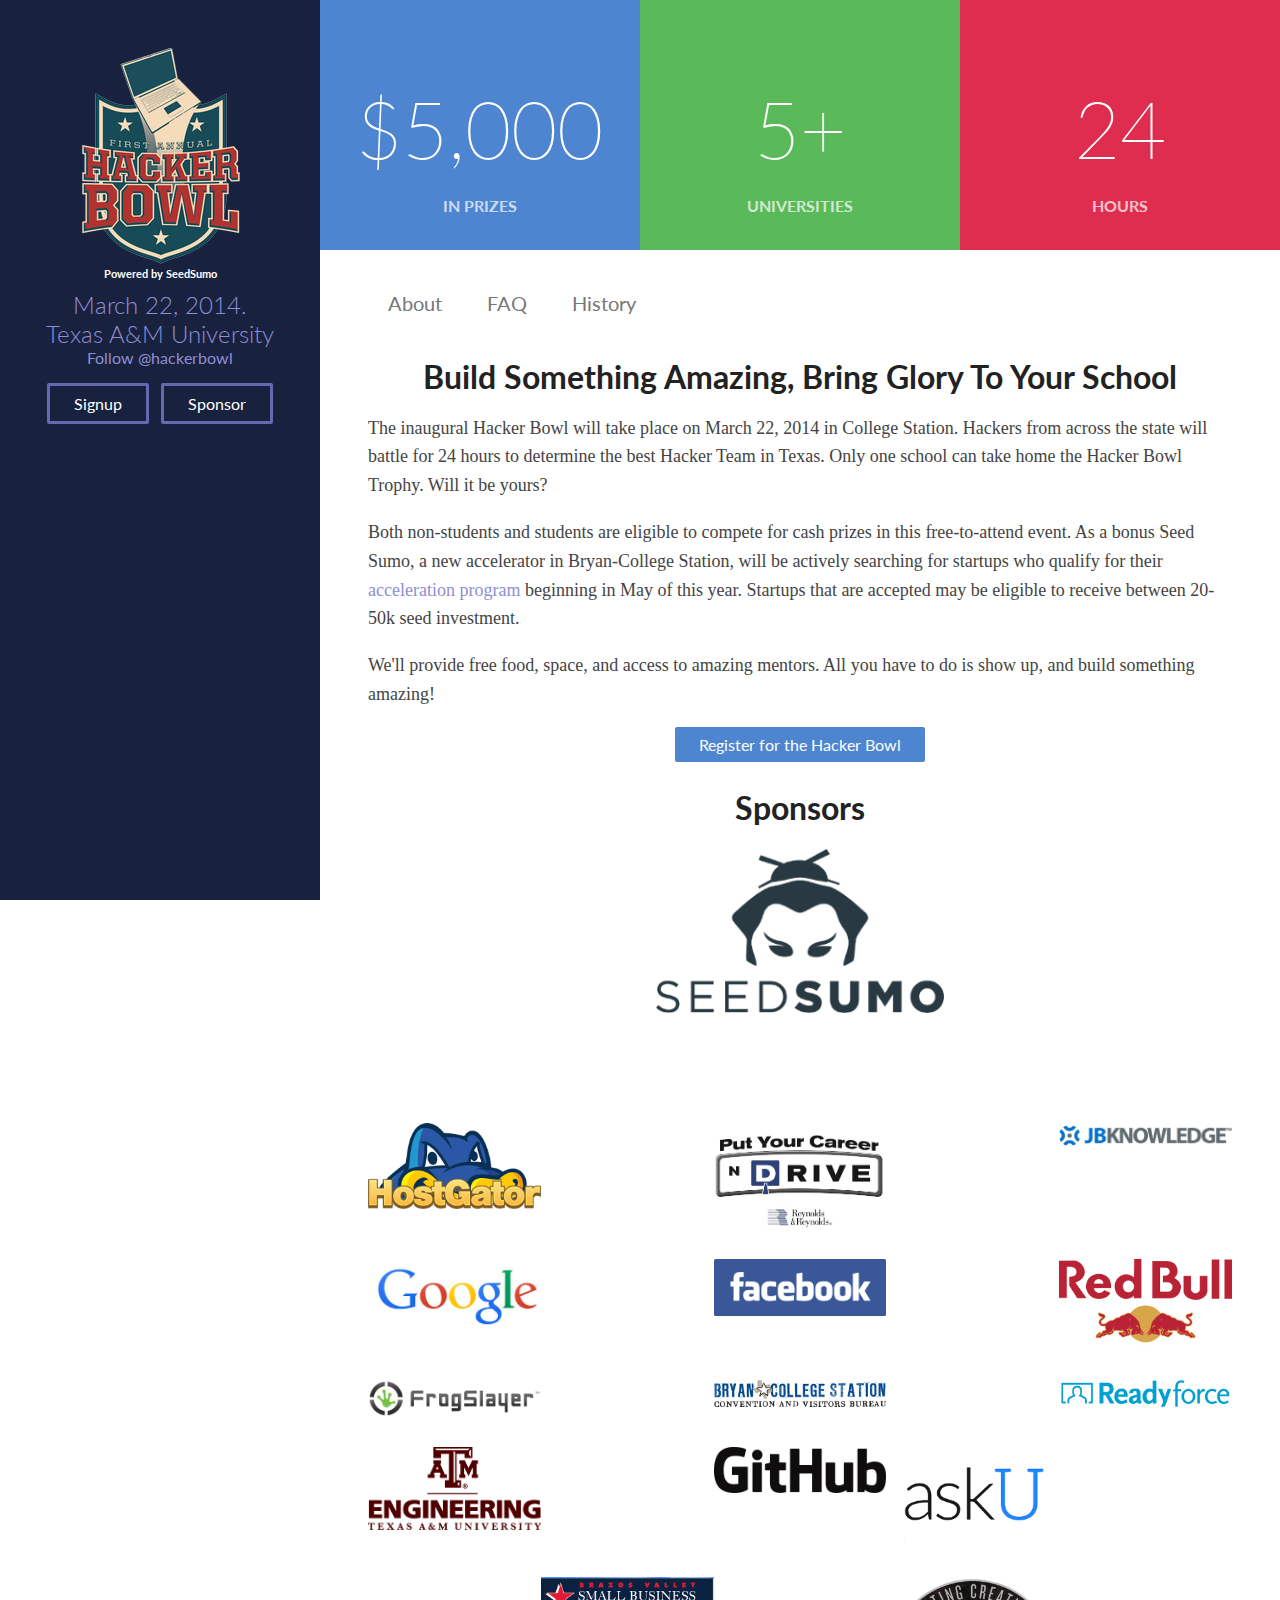
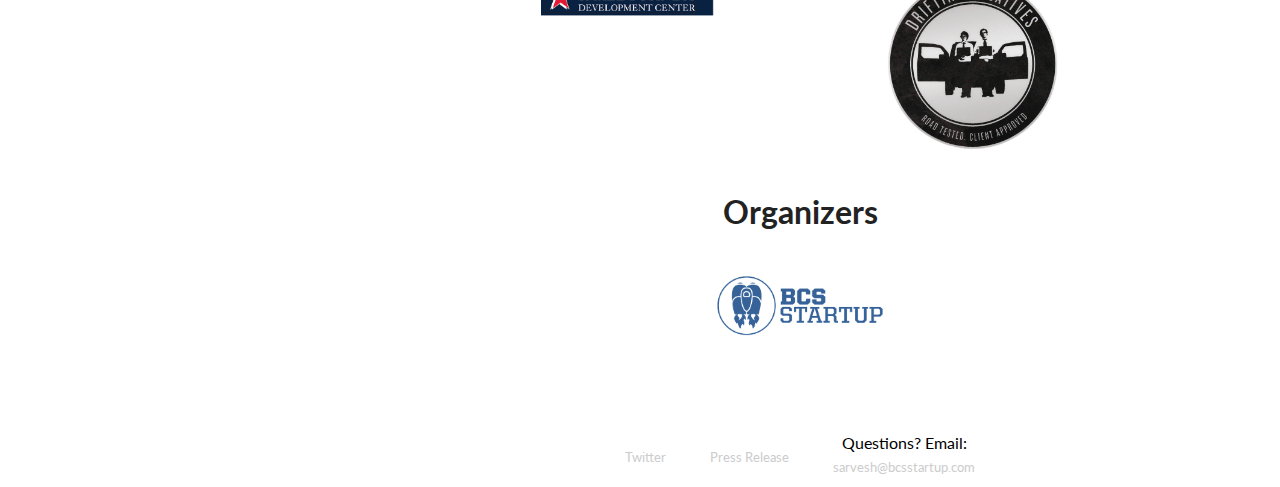
<file: index.html>
<!DOCTYPE html>
<html class="no-js">
  <head>
    <meta charset="utf-8">
    <meta http-equiv="X-UA-Compatible" content="IE=edge">
    <title>HackerBowl</title>
    <meta name="description" content="">
    <meta name="viewport" content="width=device-width, initial-scale=1">

    <!-- Place favicon.ico and apple-touch-icon(s) in the root directory -->
    <link href='http://fonts.googleapis.com/css?family=Lato:300,400,700' rel='stylesheet' type='text/css'>
    <link rel="stylesheet" href="pure-min.css">
    <link rel="stylesheet" href="hackerbowl.css">
  </head>
  <body>
    <!--[if lt IE 8]>
      <p class="browsehappy">You are using an <strong>outdated</strong> browser. Please <a href="http://browsehappy.com/">upgrade your browser</a> to improve your experience.</p>
    <![endif]-->

    <div class="pure-g-r" id="layout">
      <div class="sidebar pure-u">
        <header class="header">
			<a class="title-link" href="index.html"><img src="hackerbowl-logo.png" alt="HackerBowl"/></a>
          <hgroup>
            <!--<a class="title-link" href="index.html"><h1 class="brand-title">Hacker Bowl</h1></a>-->
            <h6 class="title-tagline">Powered by SeedSumo </h6>
            <h2 class="brand-tagline">March 22, 2014.</h2>
            <h2 class="brand-tagline">Texas A&amp;M University</h2>
          </hgroup>
          <a href="https://twitter.com/hackerbowl" class="twitter-follow-button" data-show-count="false" data-lang="en">Follow @hackerbowl</a>

          <nav class="nav">
            <ul class="nav-list">
              <li class="nav-item">
                <a class="pure-button" href="signup.html">Signup</a>
              </li>
              <li class="nav-item"> </li>
              <li class="nav-item"> </li>
              <li class="nav-item">
                <a class="pure-button" href="Hackerbowl-Sponsorship.pdf">Sponsor</a>
              </li>
            </ul>
          </nav>
        </header>

      </div>


      <div class="pure-u-1">
        <div class="pure-g-r header-squares">
          <div class="pure-u-1-3">
            <h1>$5,000</h1>
            <span>In Prizes</span>
          </div>
          <div class="pure-u-1-3">
            <h1>5+</h1>
            <span>Universities</span>
          </div>
          <div class="pure-u-1-3">
            <h1>24</h1>
            <span>Hours</span>
          </div>
        </div>

        <div class="content">
         <div class="pure-menu pure-menu-horizontal pure-menu-open nav-bar">
              <ul>
                <li><a href="index.html">About</a></li>
                <li><a href="faq.html">FAQ</a></li>
                <li><a href="history.html">History</a></li>
              </ul>
          </div>
          <!-- A wrapper for all the blog posts -->
          <div class="posts">
            <!-- A single blog post -->
            <section class="post">
              <header class="post-header">
                <h2 class="post-title" style="text-align: center;">Build Something Amazing, Bring Glory To Your School </h2>
              </header>

              <div class="post-description">
                <p>
                  The inaugural Hacker Bowl will take place on March 22, 2014 in College Station. Hackers from across the state will battle for 24 hours to determine the best Hacker Team in Texas. Only one school can take home the Hacker Bowl Trophy. Will it be yours? 
                <p>
                  Both non-students and students are eligible to compete for cash prizes in this free-to-attend event. As a bonus Seed Sumo, a new accelerator in Bryan-College Station, will be actively searching for startups who qualify for their <a href="http://seedsumo.com/accelerator">acceleration program</a> beginning in May of this year. Startups that are accepted may be eligible to receive between 20-50k seed investment.
                </p>
                <p>
                  We'll provide free food, space, and access to amazing mentors. All you have to do is show up, and build something amazing!
                </p>
                <div class="front-page-register-button">
                  <a id="register-button" class="pure-button" href="signup.html">Register for the Hacker Bowl</a>
                </div>
              </div>

            <section class="post">
              <header class="post-header">
                <h2 class="post-title" style="text-align: center;">Sponsors</h2>
              </header>

              <div class="post-description sponsor-logo-grid">
                <div class ="pure-g-r king-sponsor-row">
                  <div class="pure-u-1-3 sponsor-box">
                  </div>
                  <a href="http://seedsumo.com" class="pure-u-1-3">
                    <img class="sponsor-logo" style="margin-top:0px; margin-bottom: 50px;" src="seed-sumo-logo.png" alt="SeedSumo"/>
                  </a>
                  <div class="pure-u-1-3 sponsor-box">
                  </div>
                </div>

                <div class="pure-g-r" >
                  <a href="http://hostgator.com" class="pure-u-1-5 sponsor-box">
                    <img class="sponsor-logo" src="hostgator-logo.png" alt="HostGator"/>
                  </a>
                  <div class="pure-u-1-5 sponsor-box">
                  </div>
                  <a href="http://www.reyrey.com/" class="pure-u-1-5 sponsor-box">
                    <img class="sponsor-logo" src="reyrey-logo.jpg" alt="Reynolds and Reynolds"/>
                  </a>
                  </a>
                  <div class="pure-u-1-5 sponsor-box">
                  </div>
                  <a href="http://www.jbknowledge.com/" class="pure-u-1-5 sponsor-box">
                   <img class="sponsor-logo" src="jbknowledge-logo.png" alt="JB Knowledge"/>
                  </a>
                </div>


                <div class="pure-g-r" >
                  <a href="https://www.google.com/" class="pure-u-1-5 sponsor-box">
                   <img class="sponsor-logo" src="google-logo.jpg" alt="Google"/>
                  </a>

                  <div class="pure-u-1-5">
                  </div>

                  <a href="https://www.facebook.com/" class="pure-u-1-5 sponsor-box">
                   <img class="sponsor-logo" src="facebook-logo.png" alt="Facebook"/>
                  </a>

                  <div class="pure-u-1-5 sponsor-box">
                  </div>

                   <a href="http://redbull.com" class="pure-u-1-5 sponsor-box">
                   <img class="sponsor-logo" src="red-bull-logo.jpg" alt="Red Bull"/>
                  </a>
                </div>

                <div class="pure-g-r" >
                  <a href="http://frogslayer.com" class="pure-u-1-5 sponsor-box">
                    <img class="sponsor-logo" src="frog-slayer-logo.png" alt="FrogSlayer"/>
                  </a>
                 <div class="pure-u-1-5 sponsor-box">
                 </div>
                <a href="http://www.visitaggieland.com/" class="pure-u-1-5 sponsor-box">
                    <img class="sponsor-logo" src="bcs-visitors-logo.jpg" alt="Bryan College Station Convention and Visitors Bureau"/>
                  </a>
                 <div class="pure-u-1-5 sponsor-box">
                 </div>
                 <a href="http://www.readyforce.com/" class="pure-u-1-5 sponsor-box">
                   <img class="sponsor-logo" src="readyforce-logo.png" alt="Readyforce"/>
                  </a>
                </div>
                
                <div class="pure-g-r" >
                 <a href="http://engineering.tamu.edu/" class="pure-u-1-5 sponsor-box">
                    <img class="sponsor-logo" src="tamu-engineering-logo.png" alt="Texas A&amp;M Engineering"/>
                   </a>

                    <div class="pure-u-1-5">
                    </div>

                    <a href="https://www.github.com/" class="pure-u-1-5 sponsor-box">
                    <img class="sponsor-logo" src="github-logo.png" alt="Github"/>

                    <div class="pure-u-1-5">
          	        </div>

                    <a href="http://askags.com" class="pure-u-1-5 sponsor-box">
                    <img class="sponsor-logo" src="AskU.png" alt="AskU"/>
                   </a>
                </div>

                <div class="pure-g-r">
                 <div class="pure-u-1-5">
                 </div>
                 <a href="http://www.brazosvalley.sbdcnetwork.net/brazosvalley/default.asp" class="pure-u-1-5 sponsor-box">
                  <img class="sponsor-logo" src="bvsbdc-logo.png" alt="Brazos Valley SBDC"/>
                 </a>
                 <div class="pure-u-1-5">
                 </div>
                 <a href="http://driftingcreatives.com" class="pure-u-1-5 sponsor-box">
                  <img class="sponsor-logo" src="drifting-creatives-logo.png" alt="Drifting Creatives"/>
                 </a>
                  <div class="pure-u-1-5">
                 </div>
                </div>

              </div>
              <header class="post-header organizer-header">
                <h2 class="post-title" style="text-align: center;">Organizers</h2>
              </header>

              <div class="pure-g-r">

               <div class="pure-u-1-5">
                </div>

                 <div class="pure-u-1-5">
                </div>

                <a href="http://bcsstartup.com" class="pure-u-1-5 sponsor-box">
                  <img class="sponsor-logo" src="BCS-Startup.png" alt="BCS Startup"/>
                </a>

                <div class="pure-u-1-5">
                </div>

                <!--<a href="http://tacs.cse.tamu.edu/" class="pure-u-1-5 sponsor-box">
                  <img class="sponsor-logo" src="tacs-logo.png" alt="Texas A&M Computing Society"/>
                </a> -->
                <div class="pure-u-1-5">
                </div>

              </div>
            </section>

          </div>

          <footer class="footer">
            <div class="pure-menu pure-menu-horizontal pure-menu-open">
              <ul>
                <li><a href="http://twitter.com/HackerBowl/">Twitter</a></li>
                <li><a href="press.html">Press Release</a></li>
                <li> Questions? Email: <a href="mailto:sarvesh@bcsstartup.com?Subject=Hackerbowl 2014" target="_top">sarvesh@bcsstartup.com</a></li>
			  </ul>
            </div>
          </footer>
        </div>
      </div>
    </div>

    <script src="//ajax.googleapis.com/ajax/libs/jquery/1.10.2/jquery.min.js"></script>

    <!-- Google Analytics: change UA-XXXXX-X to be your site's ID. -->
    <script>
      (function(b,o,i,l,e,r){b.GoogleAnalyticsObject=l;b[l]||(b[l]=
      function(){(b[l].q=b[l].q||[]).push(arguments)});b[l].l=+new Date;
      e=o.createElement(i);r=o.getElementsByTagName(i)[0];
      e.src='//www.google-analytics.com/analytics.js';
      r.parentNode.insertBefore(e,r)}(window,document,'script','ga'));
      ga('create','UA-XXXXX-X');ga('send','pageview');
    </script>

    <!-- Twitter Follow Button Script -->
    <script>!function(d,s,id){var js,fjs=d.getElementsByTagName(s)[0];if(!d.getElementById(id)){js=d.createElement(s);js.id=id;js.src="//platform.twitter.com/widgets.js";fjs.parentNode.insertBefore(js,fjs);}}(document,"script","twitter-wjs");
    </script>
  </body>
</html>
</file>
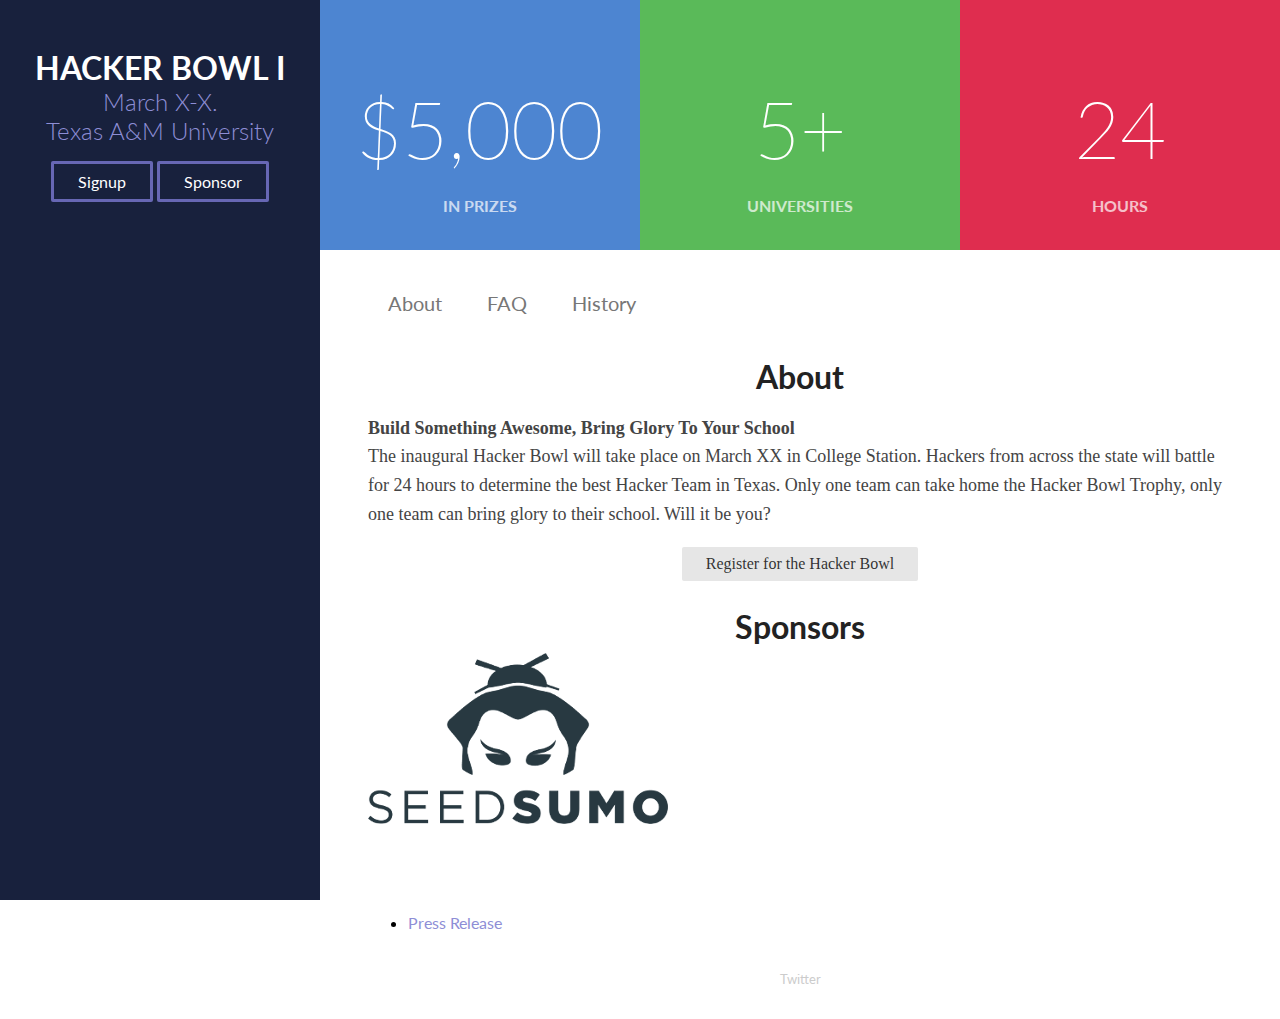
<file: about.html>
<!DOCTYPE html>
<html class="no-js">
  <head>
    <meta charset="utf-8">
    <meta http-equiv="X-UA-Compatible" content="IE=edge">
    <title>HackerBowl</title>
    <meta name="description" content="">
    <meta name="viewport" content="width=device-width, initial-scale=1">

    <!-- Place favicon.ico and apple-touch-icon(s) in the root directory -->
    <link href='http://fonts.googleapis.com/css?family=Lato:300,400,700' rel='stylesheet' type='text/css'>
    <link rel="stylesheet" href="pure-min.css">
    <link rel="stylesheet" href="hackerbowl.css">
  </head>
  <body>
    <!--[if lt IE 8]>
      <p class="browsehappy">You are using an <strong>outdated</strong> browser. Please <a href="http://browsehappy.com/">upgrade your browser</a> to improve your experience.</p>
    <![endif]-->

    <div class="pure-g-r" id="layout">
      <div class="sidebar pure-u">
        <header class="header">
          <hgroup>
            <h1 class="brand-title">Hacker Bowl I</h1>
            <h2 class="brand-tagline">March X-X.</h2>
            <h2 class="brand-tagline">Texas A&M University</h2>
          </hgroup>

          <nav class="nav">
            <ul class="nav-list">
              <li class="nav-item">
                <a class="pure-button" href="#">Signup</a>
              </li>
              <li class="nav-item">
                <a class="pure-button" href="Hackerbowl-Sponsorship.pdf">Sponsor</a>
              </li>
            </ul>
          </nav>
        </header>
      </div>

      <div class="pure-u-1">
        <div class="pure-g-r header-squares">
          <div class="pure-u-1-3">
            <h1>$5,000</h1>
            <span>In Prizes</span>
          </div>
          <div class="pure-u-1-3">
            <h1>5+</h1>
            <span>Universities</span>
          </div>
          <div class="pure-u-1-3">
            <h1>24</h1>
            <span>Hours</span>
          </div>
        </div>

        <div class="content">
         <div class="pure-menu pure-menu-horizontal pure-menu-open nav-bar">
              <ul>
                <li><a href="about.html">About</a></li>
                <li><a href="faq.html">FAQ</a></li>
                <li><a href="history.html">History</a></li>
              </ul>
          </div>
          <!-- A wrapper for all the blog posts -->
          <div class="posts">
            <!-- A single blog post -->
            <section class="post">
              <header class="post-header">
                <h2 class="post-title" style="text-align: center;">About</h2>
              </header>

              <div class="post-description">
                <p>
                <strong> Build Something Awesome, Bring Glory To Your School </strong>
                <br/>
                The inaugural Hacker Bowl will take place on March XX in College Station. Hackers from across the state will battle for 24 hours to determine the best Hacker Team in Texas. Only one team can take home the Hacker Bowl Trophy, only one team can bring glory to their school. Will it be you? 
                </p>
                <div class="front-page-register-button">
                  <a class="pure-button" href="#">Register for the Hacker Bowl</a>
                </div>
              </div>

            <section class="post">
              <header class="post-header">
                <h2 class="post-title" style="text-align: center;">Sponsors</h2>
              </header>

              <div class="post-description">
                <!-- Place logos here -->
                <a href="http://seedsumo.com">
                  <img src="seed-sumo-logo.png" alt="Seed Sumo Logo"/>
                </a>
              </div>
            </section>

          </div>

          <ul>
            <li><a href="press.html">Press Release</a></li>
          </ul>

          <footer class="footer">
            <div class="pure-menu pure-menu-horizontal pure-menu-open">
              <ul>
                <li><a href="http://twitter.com/HackerBowl/">Twitter</a>
                </li>
              </ul>
            </div>
          </footer>
        </div>
      </div>
    </div>

    <script src="//ajax.googleapis.com/ajax/libs/jquery/1.10.2/jquery.min.js"></script>

    <!-- Google Analytics: change UA-XXXXX-X to be your site's ID. -->
    <script>
      (function(b,o,i,l,e,r){b.GoogleAnalyticsObject=l;b[l]||(b[l]=
      function(){(b[l].q=b[l].q||[]).push(arguments)});b[l].l=+new Date;
      e=o.createElement(i);r=o.getElementsByTagName(i)[0];
      e.src='//www.google-analytics.com/analytics.js';
      r.parentNode.insertBefore(e,r)}(window,document,'script','ga'));
      ga('create','UA-XXXXX-X');ga('send','pageview');
    </script>
  </body>
</html>
</file>
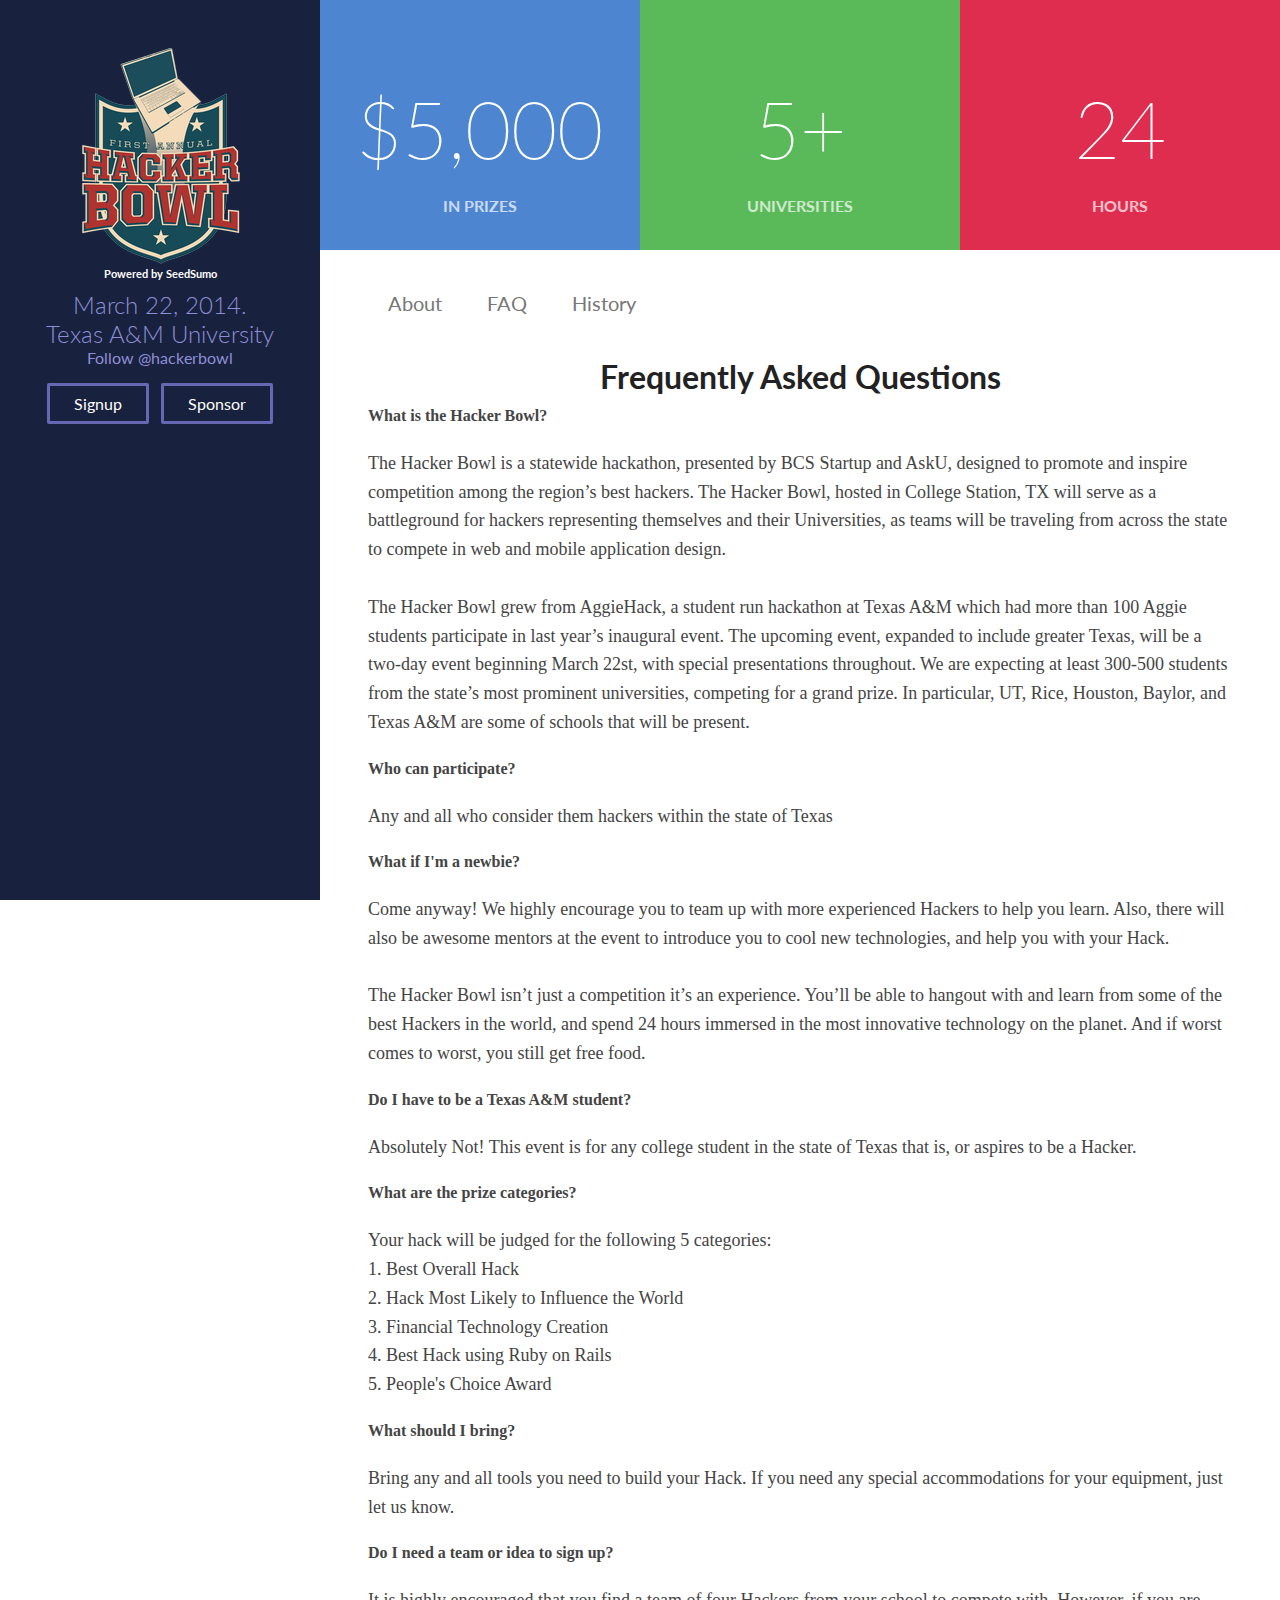
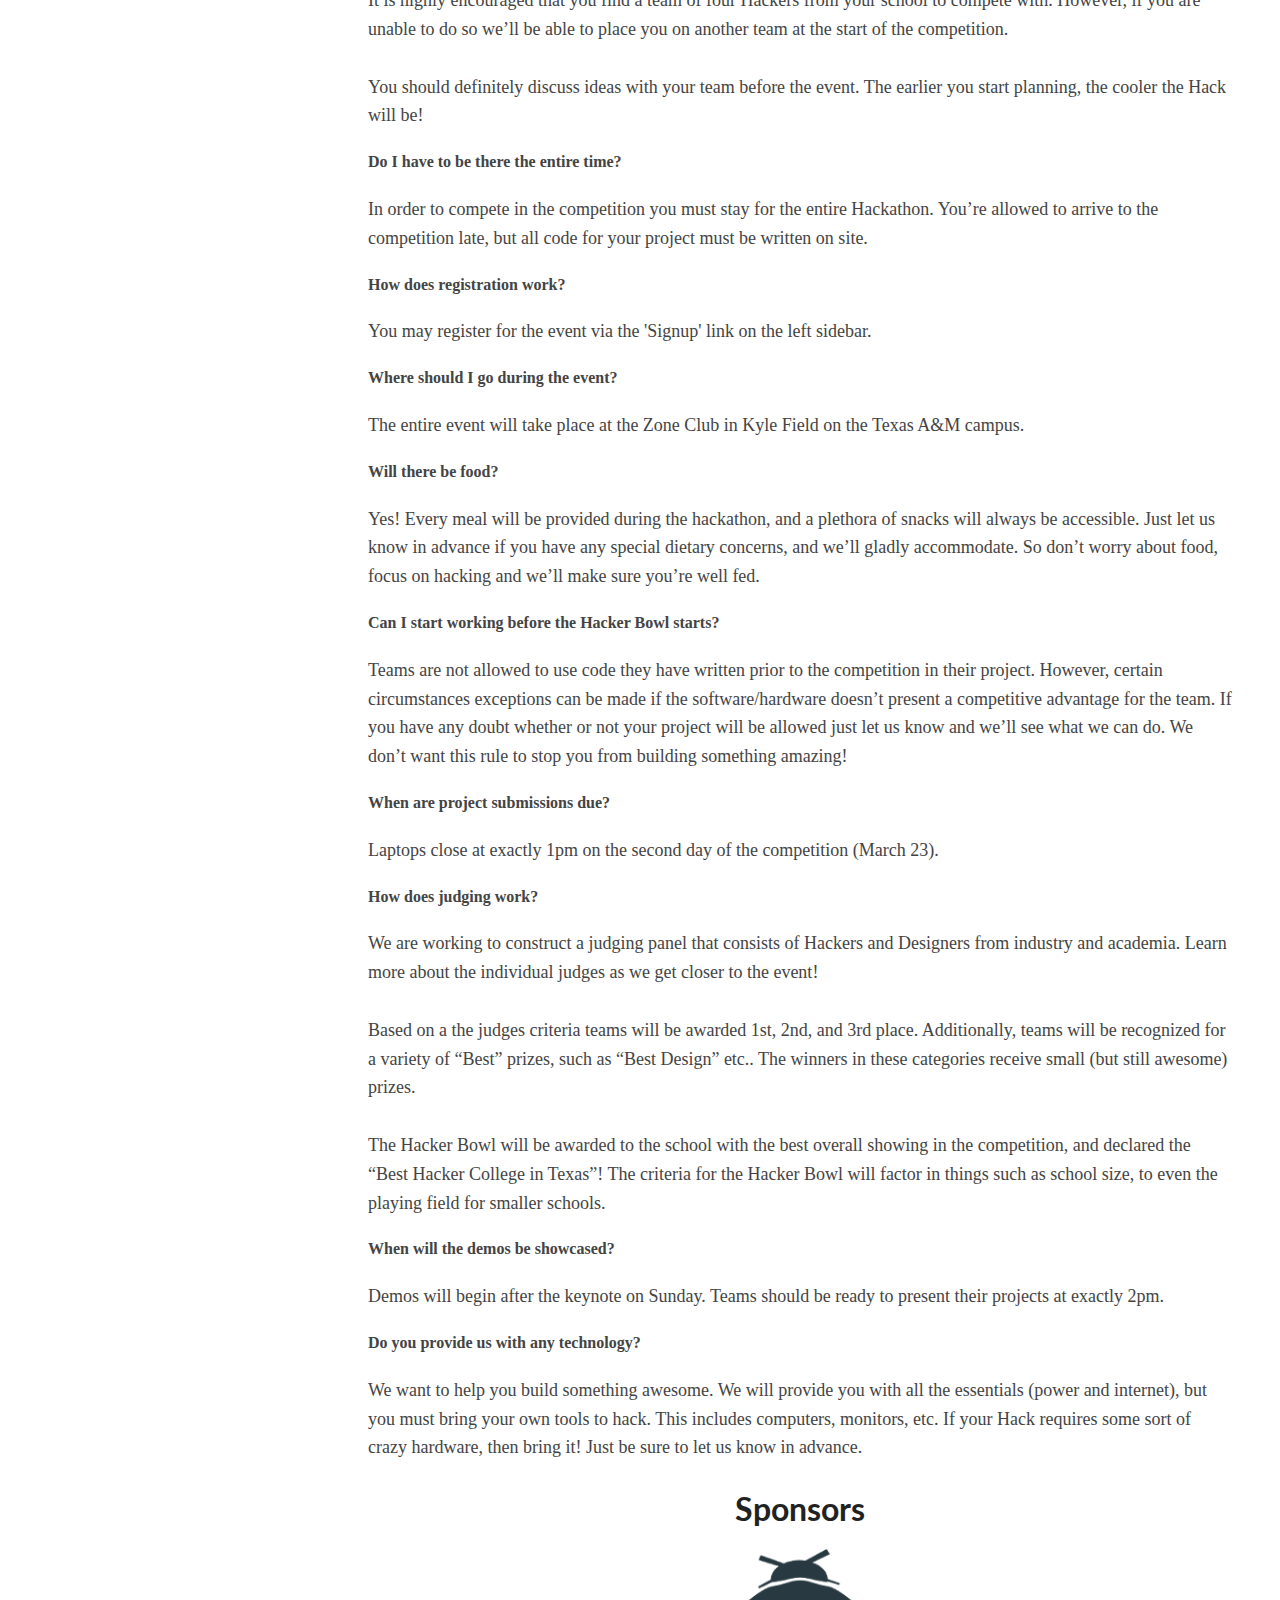
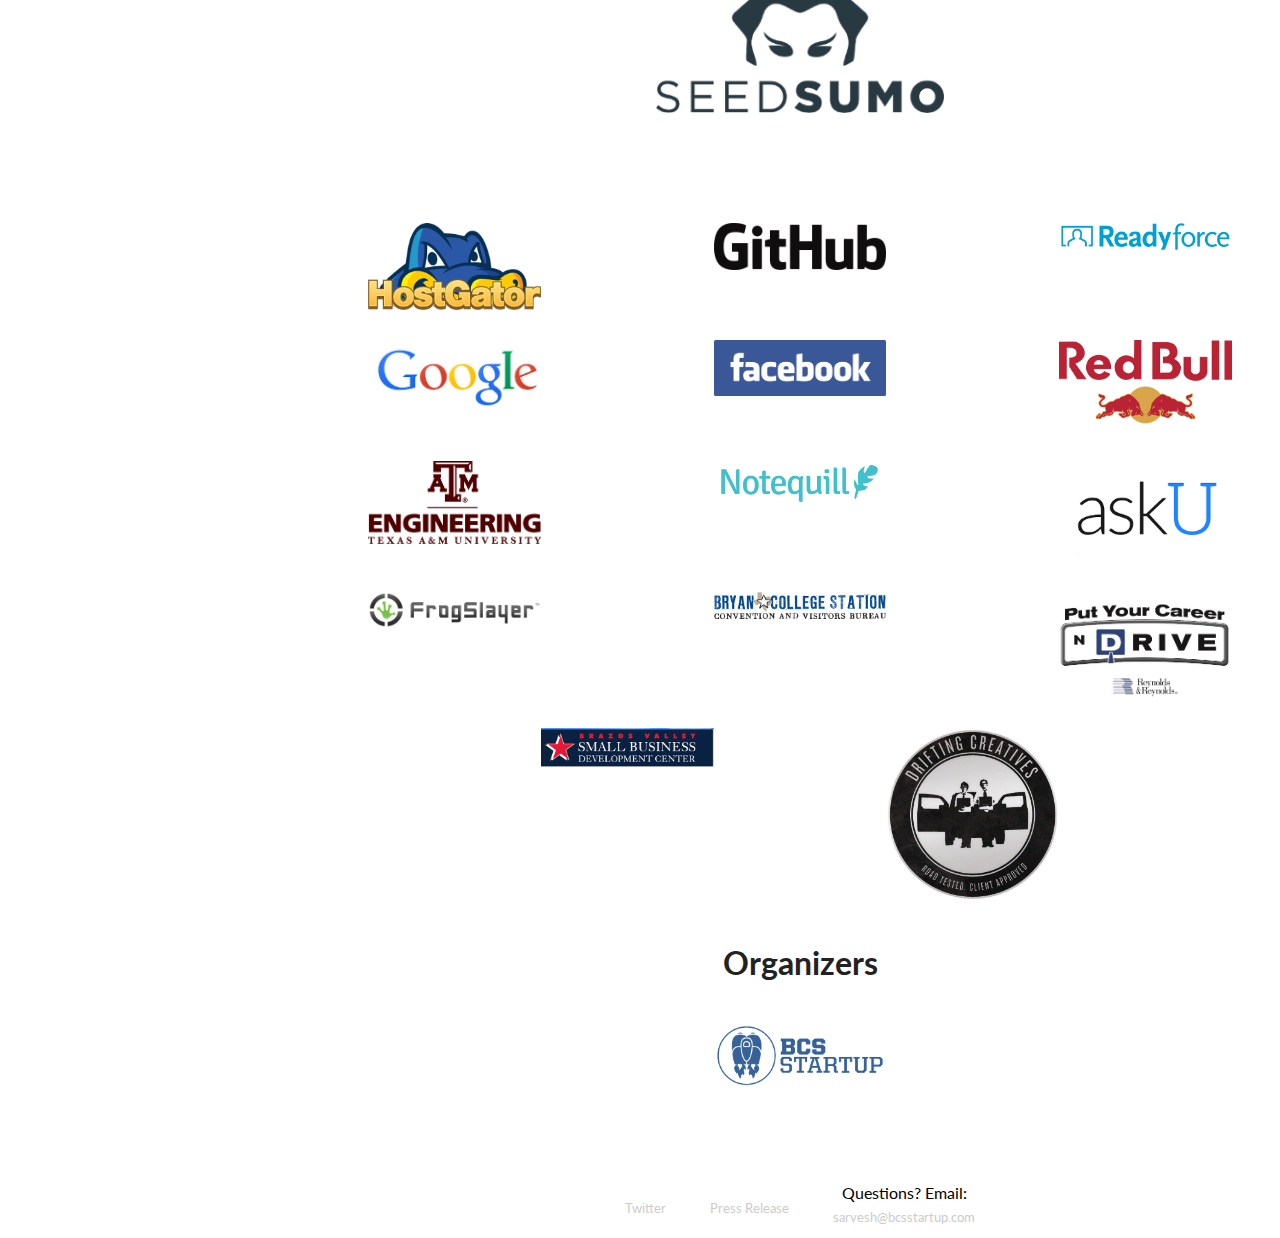
<file: faq.html>
<!DOCTYPE html>
<html class="no-js">
  <head>
    <meta charset="utf-8">
    <meta http-equiv="X-UA-Compatible" content="IE=edge">
    <title>HackerBowl</title>
    <meta name="description" content="">
    <meta name="viewport" content="width=device-width, initial-scale=1">

    <!-- Place favicon.ico and apple-touch-icon(s) in the root directory -->
    <link href='http://fonts.googleapis.com/css?family=Lato:300,400,700' rel='stylesheet' type='text/css'>
    <link rel="stylesheet" href="pure-min.css">
    <link rel="stylesheet" href="hackerbowl.css">
  </head>
  <body>
    <!--[if lt IE 8]>
      <p class="browsehappy">You are using an <strong>outdated</strong> browser. Please <a href="http://browsehappy.com/">upgrade your browser</a> to improve your experience.</p>
    <![endif]-->

    <div class="pure-g-r" id="layout">
      <div class="sidebar pure-u">
        <header class="header">
          <a class="title-link" href="index.html"><img src="hackerbowl-logo.png" alt="HackerBowl"/></a>
          <hgroup>
            <!--<a class="title-link" href="index.html"><h1 class="brand-title">Hacker Bowl</h1></a>-->
            <h6 class="title-tagline">Powered by SeedSumo </h6>
            <h2 class="brand-tagline">March 22, 2014.</h2>
            <h2 class="brand-tagline">Texas A&amp;M University</h2>
          </hgroup>
            <a href="https://twitter.com/hackerbowl" class="twitter-follow-button" data-show-count="false" data-lang="en">Follow @hackerbowl</a>

          <nav class="nav">
            <ul class="nav-list">
              <li class="nav-item">
                <a class="pure-button" href="signup.html">Signup</a>
              </li>
              <li class="nav-item"> </li>
              <li class="nav-item"> </li>
              <li class="nav-item">
                <a class="pure-button" href="Hackerbowl-Sponsorship.pdf">Sponsor</a>
              </li>
            </ul>
          </nav>
        </header>
      </div>

      <div class="pure-u-1">
        <div class="pure-g-r header-squares">
          <div class="pure-u-1-3">
            <h1>$5,000</h1>
            <span>In Prizes</span>
          </div>
          <div class="pure-u-1-3">
            <h1>5+</h1>
            <span>Universities</span>
          </div>
          <div class="pure-u-1-3">
            <h1>24</h1>
            <span>Hours</span>
          </div>
        </div>

        <div class="content">
         <div class="pure-menu pure-menu-horizontal pure-menu-open nav-bar">
              <ul>
                <li><a href="index.html">About</a></li>
                <li><a href="faq.html">FAQ</a></li>
                <li><a href="history.html">History</a></li>
              </ul>
          </div>
          <!-- A wrapper for all the blog posts -->
          <div class="posts">
            <!-- A single blog post -->
            <section class="post">
              <header class="post-header">
                <h2 class="post-title" style="text-align: center;">Frequently Asked Questions</h2>
              </header>

              <div class="post-description">
                <strong>What is the Hacker Bowl?</strong>
                  <p>The Hacker Bowl is a statewide hackathon, presented by BCS Startup and AskU, designed to promote and inspire competition among the region’s best hackers. The Hacker Bowl, hosted in College Station, TX will serve as a battleground for hackers representing themselves and their Universities, as teams will be traveling from across the state to compete in web and mobile application design.
                  <br/>
                  <br/>
                  The Hacker Bowl grew from AggieHack, a student run hackathon at Texas A&amp;M which had more than 100 Aggie students participate in last year’s inaugural event. The upcoming event, expanded to include greater Texas, will be a two-day event beginning March 22st, with special presentations throughout. We are expecting at least 300-500 students from the state’s most prominent universities, competing for a grand prize. In particular, UT, Rice, Houston, Baylor, and Texas A&amp;M are some of schools that will be present. </p>
                <strong>Who can participate?</strong>
                  <p>Any and all who consider them hackers within the state of Texas</p>
                <strong>What if I'm a newbie?</strong>
                  <p>Come anyway! We highly encourage you to team up with more experienced Hackers to help you learn. Also, there will also be awesome mentors at the event to introduce you to cool new technologies, and help you with your Hack.
                  <br/>
                  <br/>
                  The Hacker Bowl isn’t just a competition it’s an experience. You’ll be able to hangout with and learn from some of the best Hackers in the world, and spend 24 hours immersed in the most innovative technology on the planet. And if worst comes to worst, you still get free food. </p>
                <strong>Do I have to be a Texas A&amp;M student?</strong>
                  <p>Absolutely Not! This event is for any college student in the state of Texas that is, or aspires to be a Hacker.</p>
                <strong>What are the prize categories?</strong>
                <p>Your hack will be judged for the following 5 categories:</br>
                  1. Best Overall Hack</br>
                  2. Hack Most Likely to Influence the World</br>
                  3. Financial Technology Creation</br>
                  4. Best Hack using Ruby on Rails</br>
                  5. People's Choice Award</br>
                </p>
                <strong>What should I bring?</strong>
                  <p>Bring any and all tools you need to build your Hack. If you need any special accommodations for your equipment, just let us know.</p>
                <strong>Do I need a team or idea to sign up?</strong>
                  <p>It is highly encouraged that you find a team of four Hackers from your school to compete with. However, if you are unable to do so we’ll be able to place you on another team at the start of the competition.
                  <br/><br/>
                  You should definitely discuss ideas with your team before the event. The earlier you start planning, the cooler the Hack will be!</p>
                <strong>Do I have to be there the entire time?</strong>
                  <p>In order to compete in the competition you must stay for the entire Hackathon. You’re allowed to arrive to the competition late, but all code for your project must be written on site.</p>
                <strong>How does registration work?</strong>
                  <p>You may register for the event via the 'Signup' link on the left sidebar.</p>
                <strong>Where should I go during the event?</strong>

                  <p>The entire event will take place at the Zone Club in Kyle Field on the Texas A&amp;M campus.</p>

                <strong>Will there be food?</strong>
                  <p>Yes! Every meal will be provided during the hackathon, and a plethora of snacks will always be accessible. Just let us know in advance if you have any special dietary concerns, and we’ll gladly accommodate. So don’t worry about food, focus on hacking and we’ll make sure you’re well fed.
                  </p>
                <strong>Can I start working before the Hacker Bowl starts?</strong>
                  <p>Teams are not allowed to use code they have written prior to the competition in their project. However, certain circumstances exceptions can be made if the software/hardware doesn’t present a competitive advantage for the team. If you have any doubt whether or not your project will be allowed just let us know and we’ll see what we can do. We don’t want this rule to stop you from building something amazing!
                  </p>
                <strong>When are project submissions due?</strong>
                  <p>Laptops close at exactly 1pm on the second day of the competition (March 23).</p>
                <strong>How does judging work?</strong>
                  <p>We are working to construct a judging panel that consists of Hackers and Designers from industry and academia. Learn more about the individual judges as we get closer to the event!
                  <br/>
                  <br/>
                  Based on a the judges criteria teams will be awarded 1st, 2nd, and 3rd place. Additionally, teams will be recognized for a variety of “Best” prizes, such as “Best Design” etc.. The winners in these categories receive small (but still awesome) prizes.
                  <br/>
                  <br/>
                  The Hacker Bowl  will be awarded to the school with the best overall showing in the competition, and declared the “Best Hacker College in Texas”! The criteria for the Hacker Bowl will factor in things such as school size, to even the playing field for smaller schools. </p>
                <strong>When will the demos be showcased?</strong>
                  <p>Demos will begin after the keynote on Sunday. Teams should be ready to present their projects at exactly 2pm.</p>
                <strong>Do you provide us with any technology?</strong>
                  <p>We want to help you build something awesome. We will provide you with all the essentials (power and internet), but you must bring your own tools to hack. This includes computers, monitors, etc. If your Hack requires some sort of crazy hardware, then bring it! Just be sure to let us know in advance.
                  </p>

              </div>


            <section class="post">
              <header class="post-header">
                <h2 class="post-title" style="text-align: center;">Sponsors</h2>
              </header>

              <div class="post-description sponsor-logo-grid">
                <div class ="pure-g-r king-sponsor-row">
                  <div class="pure-u-1-3 sponsor-box">
                  </div>
                  <a href="http://seedsumo.com" class="pure-u-1-3">
                    <img class="sponsor-logo" style="margin-top:0px; margin-bottom: 50px;" src="seed-sumo-logo.png" alt="SeedSumo"/>
                  </a>
                  <div class="pure-u-1-3 sponsor-box">
                  </div>
                </div>

                <div class="pure-g-r" >
                  <a href="http://hostgator.com" class="pure-u-1-5 sponsor-box">
                    <img class="sponsor-logo" src="hostgator-logo.png" alt="HostGator"/>
                  </a>
                  <div class="pure-u-1-5 sponsor-box">
                  </div>
                  <a href="https://www.github.com/" class="pure-u-1-5 sponsor-box">
                  <img class="sponsor-logo" src="github-logo.png" alt="Github"/>
                  </a>
                  <div class="pure-u-1-5 sponsor-box">
                  </div>
                  <a href="http://www.readyforce.com/" class="pure-u-1-5 sponsor-box">
                   <img class="sponsor-logo" src="readyforce-logo.png" alt="Readyforce"/>
                  </a>
                </div>


                <div class="pure-g-r" >


                  <a href="https://www.google.com/" class="pure-u-1-5 sponsor-box">
                   <img class="sponsor-logo" src="google-logo.jpg" alt="Google"/>
                  </a>

                  <div class="pure-u-1-5">
                  </div>

                  <a href="https://www.facebook.com/" class="pure-u-1-5 sponsor-box">
                   <img class="sponsor-logo" src="facebook-logo.png" alt="Facebook"/>
                  </a>

                  <div class="pure-u-1-5 sponsor-box">
                  </div>

                   <a href="http://redbull.com" class="pure-u-1-5 sponsor-box">
                   <img class="sponsor-logo" src="red-bull-logo.jpg" alt="Red Bull"/>
                  </a>


                </div>

                <div class="pure-g-r" >

                 <a href="http://engineering.tamu.edu/" class="pure-u-1-5 sponsor-box">
                    <img class="sponsor-logo" src="tamu-engineering-logo.png" alt="Texas A&amp;M Engineering"/>
                   </a>

                    <div class="pure-u-1-5">
                    </div>

                    <a href="http://notequill.com" class="pure-u-1-5 sponsor-box">
                    <img class="sponsor-logo" src="notequill-logo.png" alt="Notequill"/>
                   </a>

                    <div class="pure-u-1-5">
                    </div>

                    <a href="http://askags.com" class="pure-u-1-5 sponsor-box">
                    <img class="sponsor-logo" src="AskU.png" alt="AskU"/>
                   </a>


                </div>

                <div class="pure-g-r" >
                  <a href="http://frogslayer.com" class="pure-u-1-5 sponsor-box">
                    <img class="sponsor-logo" src="frog-slayer-logo.png" alt="FrogSlayer"/>
                  </a>
                 <div class="pure-u-1-5 sponsor-box">
                 </div>
                <a href="http://www.visitaggieland.com/" class="pure-u-1-5 sponsor-box">
                    <img class="sponsor-logo" src="bcs-visitors-logo.jpg" alt="Bryan College Station Convention and Visitors Bureau"/>
                  </a>
                 <div class="pure-u-1-5 sponsor-box">
                 </div>
                 <a href="http://www.reyrey.com/" class="pure-u-1-5 sponsor-box">
                    <img class="sponsor-logo" src="reyrey-logo.jpg" alt="Reynolds and Reynolds"/>
                  </a>
                </div>

                <div class="pure-g-r">

                 <div class="pure-u-1-5">
                 </div>
                 <a href="http://www.brazosvalley.sbdcnetwork.net/brazosvalley/default.asp" class="pure-u-1-5 sponsor-box">
                  <img class="sponsor-logo" src="bvsbdc-logo.png" alt="Brazos Valley SBDC"/>
                 </a>
                 <div class="pure-u-1-5">
                 </div>
                 <a href="http://driftingcreatives.com" class="pure-u-1-5 sponsor-box">
                  <img class="sponsor-logo" src="drifting-creatives-logo.png" alt="Drifting Creatives"/>
                 </a>
                  <div class="pure-u-1-5">
                 </div>
                </div>

              </div>
              <header class="post-header organizer-header">
                <h2 class="post-title" style="text-align: center;">Organizers</h2>
              </header>

              <div class="pure-g-r">

               <div class="pure-u-1-5">
                </div>

                 <div class="pure-u-1-5">
                </div>

                <a href="http://bcsstartup.com" class="pure-u-1-5 sponsor-box">
                  <img class="sponsor-logo" src="BCS-Startup.png" alt="BCS Startup"/>
                </a>

                <div class="pure-u-1-5">
                </div>

                <!--<a href="http://tacs.cse.tamu.edu/" class="pure-u-1-5 sponsor-box">
                  <img class="sponsor-logo" src="tacs-logo.png" alt="Texas A&M Computing Society"/>
                </a> -->
                <div class="pure-u-1-5">
                </div>

              </div>
            </section>

          </div>

          <footer class="footer">
            <div class="pure-menu pure-menu-horizontal pure-menu-open">
              <ul>
                <li><a href="http://twitter.com/HackerBowl/">Twitter</a></li>
                <li><a href="press.html">Press Release</a></li>
                <li> Questions? Email: <a href="mailto:sarvesh@bcsstartup.com?Subject=Hackerbowl 2014" target="_top">sarvesh@bcsstartup.com</a></li> 
              </ul>
            </div>
          </footer>
        </div>
      </div>
    </div>

    <script src="//ajax.googleapis.com/ajax/libs/jquery/1.10.2/jquery.min.js"></script>

    <!-- Google Analytics: change UA-XXXXX-X to be your site's ID. -->
    <script>
      (function(b,o,i,l,e,r){b.GoogleAnalyticsObject=l;b[l]||(b[l]=
      function(){(b[l].q=b[l].q||[]).push(arguments)});b[l].l=+new Date;
      e=o.createElement(i);r=o.getElementsByTagName(i)[0];
      e.src='//www.google-analytics.com/analytics.js';
      r.parentNode.insertBefore(e,r)}(window,document,'script','ga'));
      ga('create','UA-XXXXX-X');ga('send','pageview');
    </script>

    <!-- Twitter Follow Button Script -->
    <script>!function(d,s,id){var js,fjs=d.getElementsByTagName(s)[0];if(!d.getElementById(id)){js=d.createElement(s);js.id=id;js.src="//platform.twitter.com/widgets.js";fjs.parentNode.insertBefore(js,fjs);}}(document,"script","twitter-wjs");
    </script>
  </body>
</html>
</file>
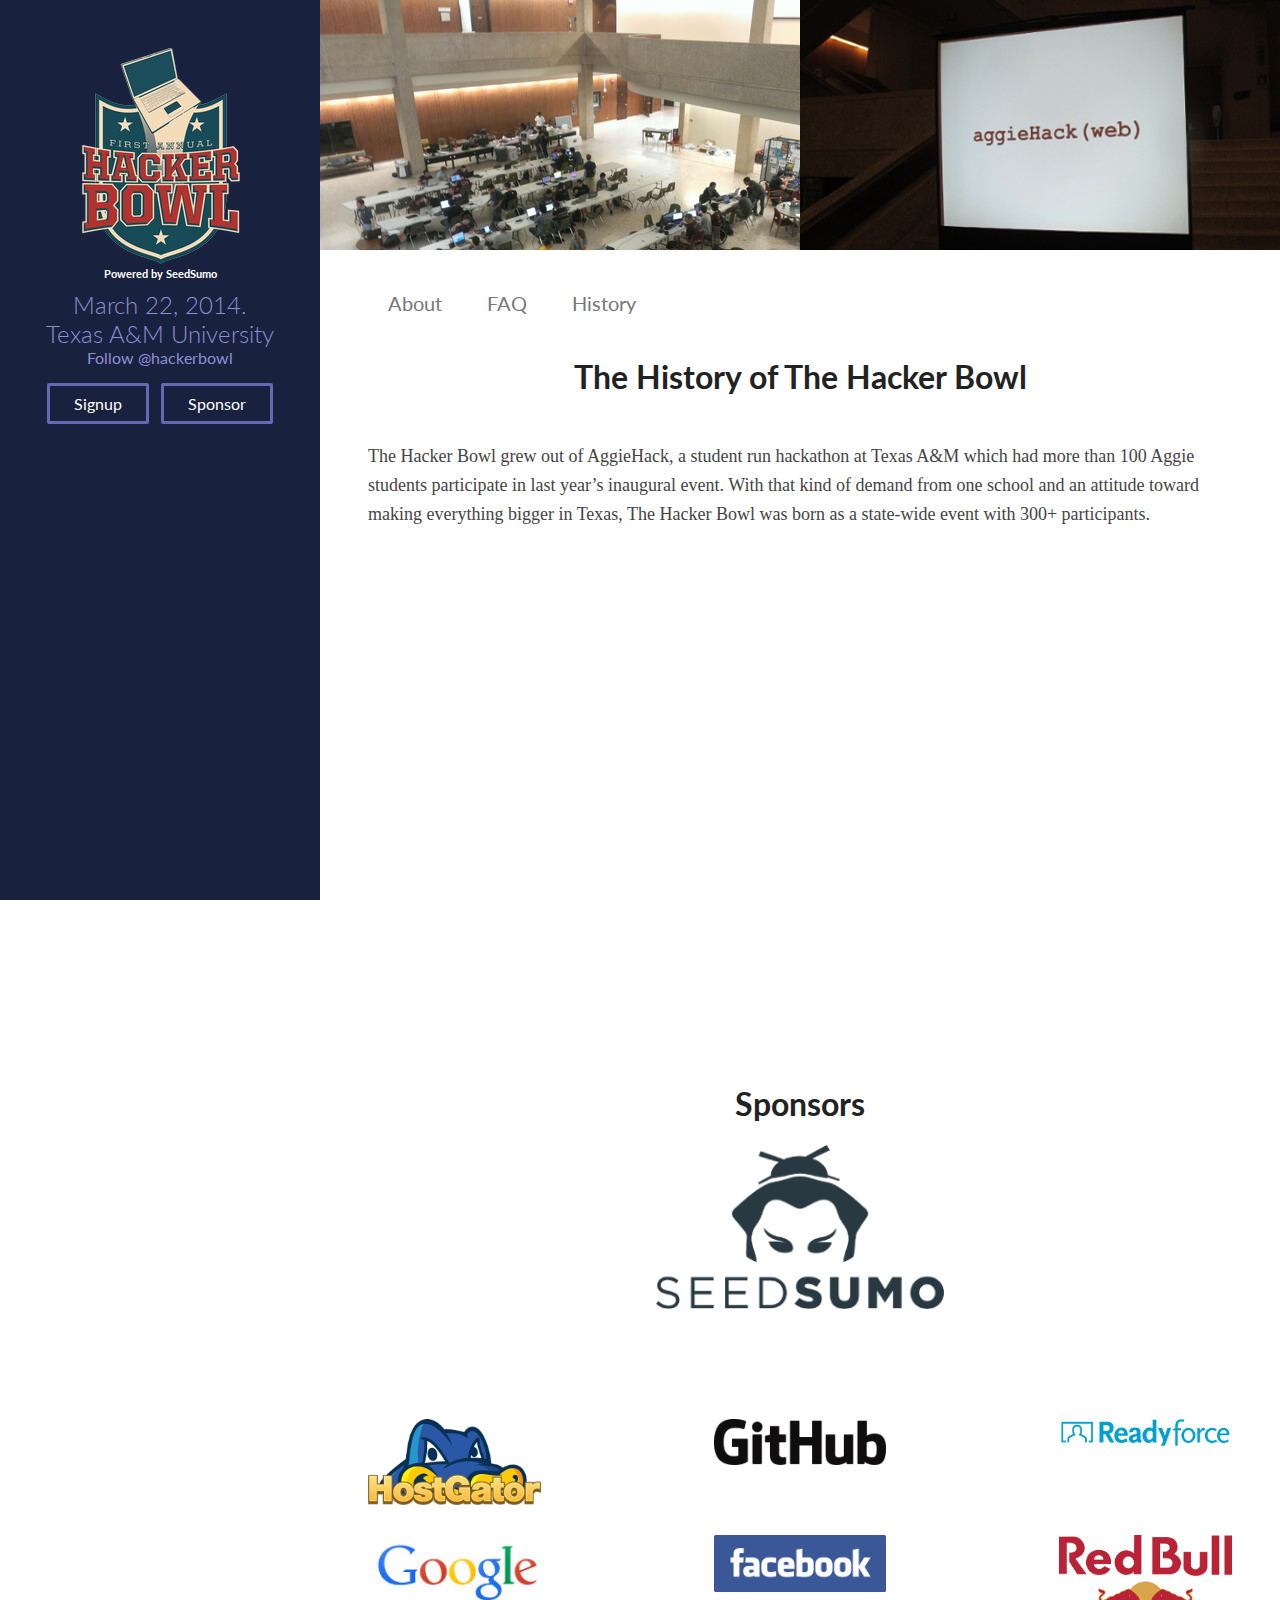
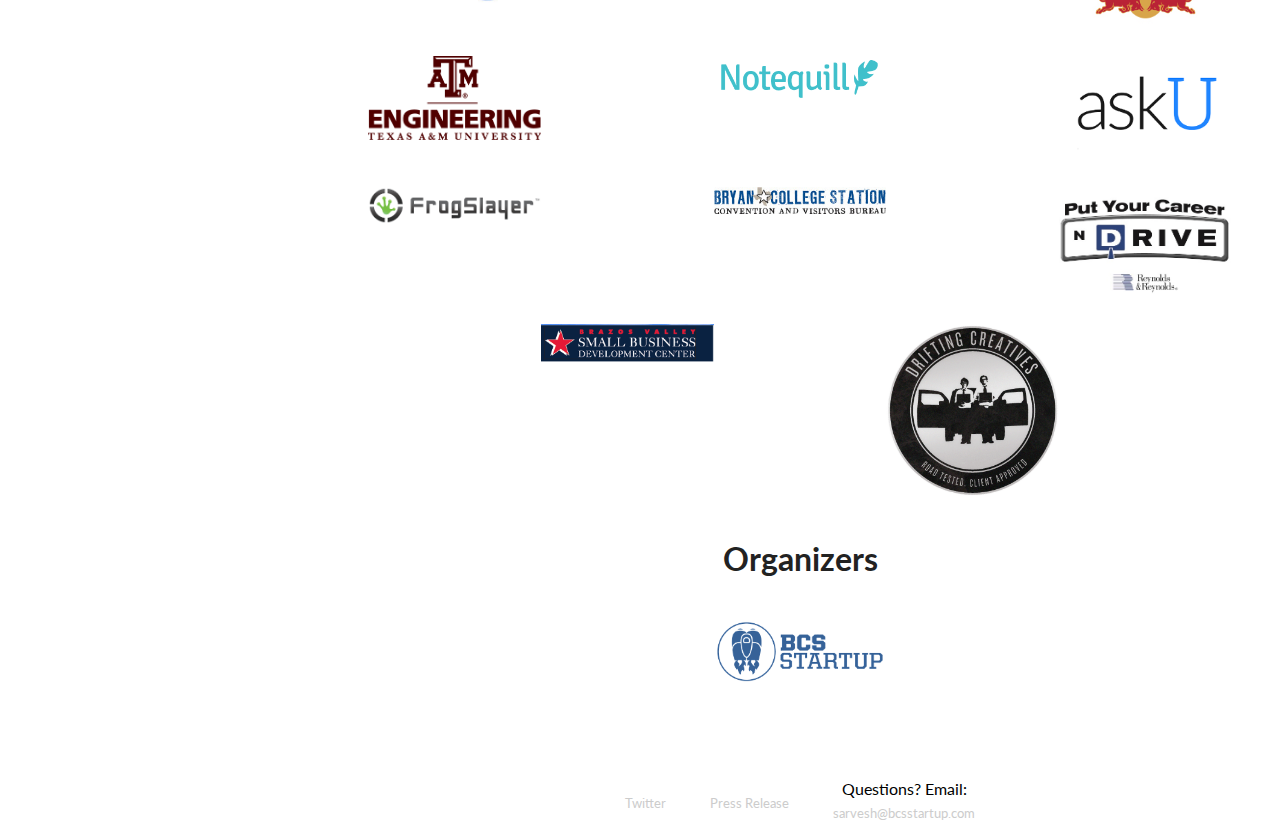
<file: history.html>
<!DOCTYPE html>
<html class="no-js">
  <head>
    <meta charset="utf-8">
    <meta http-equiv="X-UA-Compatible" content="IE=edge">
    <title>HackerBowl</title>
    <meta name="description" content="">
    <meta name="viewport" content="width=device-width, initial-scale=1">

    <!-- Place favicon.ico and apple-touch-icon(s) in the root directory -->
    <link href='http://fonts.googleapis.com/css?family=Lato:300,400,700' rel='stylesheet' type='text/css'>
    <link rel="stylesheet" href="pure-min.css">
    <link rel="stylesheet" href="hackerbowl.css">
  </head>
  <body>
    <!--[if lt IE 8]>
      <p class="browsehappy">You are using an <strong>outdated</strong> browser. Please <a href="http://browsehappy.com/">upgrade your browser</a> to improve your experience.</p>
    <![endif]-->

    <div class="pure-g-r" id="layout">
      <div class="sidebar pure-u">
         <header class="header">
         <a class="title-link" href="index.html"><img src="hackerbowl-logo.png" alt="HackerBowl"/></a>
          <hgroup>
            <!--<a class="title-link" href="index.html"><h1 class="brand-title">Hacker Bowl</h1></a>-->
            <h6 class="title-tagline">Powered by SeedSumo </h6>
            <h2 class="brand-tagline">March 22, 2014.</h2>
            <h2 class="brand-tagline">Texas A&amp;M University</h2>
          </hgroup>
          <a href="https://twitter.com/hackerbowl" class="twitter-follow-button" data-show-count="false" data-lang="en">Follow @hackerbowl</a>

         <nav class="nav">
            <ul class="nav-list">
              <li class="nav-item">
                <a class="pure-button" href="signup.html">Signup</a>
              </li>
              <li class="nav-item"> </li>
              <li class="nav-item"> </li>
              <li class="nav-item">
                <a class="pure-button" href="Hackerbowl-Sponsorship.pdf">Sponsor</a>
              </li>
            </ul>
          </nav>
        </header>
      </div>

      <div class="pure-u-1">
        <div class="pure-g-r header-squares">
          <div class="pure-u-1-2 image1">
          </div>
          <div class="pure-u-1-2 image2">
          </div>
        </div>

        <div class="content">
         <div class="pure-menu pure-menu-horizontal pure-menu-open nav-bar">
              <ul>
                <li><a href="index.html">About</a></li>
                <li><a href="faq.html">FAQ</a></li>
                <li><a href="history.html">History</a></li>
              </ul>
          </div>
          <!-- A wrapper for all the blog posts -->
          <div class="posts">
            <!-- A single blog post -->
            <section class="post">
              <header class="post-header">
                <h2 class="post-title" style="text-align: center;">The History of The Hacker Bowl</h2>
              </header>

              <div class="post-description">
                <p>
                <br/>
                  The Hacker Bowl grew out of AggieHack, a student run hackathon at Texas A&amp;M which had more than 100 Aggie students participate in last year’s inaugural event. With that kind of demand from one school and an attitude toward making everything bigger in Texas, The Hacker Bowl was born as a state-wide event with 300+ participants.
                </p>
                <div class="videowrapper">
                  <iframe src="//www.youtube.com/embed/onyGhgx6mtg?rel=0" frameborder="0" width="100%" height="100%" allowfullscreen></iframe>
                </div>

              </div>

 <section class="post">
              <header class="post-header">
                <h2 class="post-title" style="text-align: center;">Sponsors</h2>
              </header>

              <div class="post-description sponsor-logo-grid">
                <div class ="pure-g-r king-sponsor-row">
                  <div class="pure-u-1-3 sponsor-box">
                  </div>
                  <a href="http://seedsumo.com" class="pure-u-1-3">
                    <img class="sponsor-logo" style="margin-top:0px; margin-bottom: 50px;" src="seed-sumo-logo.png" alt="SeedSumo"/>
                  </a>
                  <div class="pure-u-1-3 sponsor-box">
                  </div>
                </div>

                <div class="pure-g-r" >
                  <a href="http://hostgator.com" class="pure-u-1-5 sponsor-box">
                    <img class="sponsor-logo" src="hostgator-logo.png" alt="HostGator"/>
                  </a>
                  <div class="pure-u-1-5 sponsor-box">
                  </div>
                  <a href="https://www.github.com/" class="pure-u-1-5 sponsor-box">
                  <img class="sponsor-logo" src="github-logo.png" alt="Github"/>
                  </a>
                  <div class="pure-u-1-5 sponsor-box">
                  </div>
                  <a href="http://www.readyforce.com/" class="pure-u-1-5 sponsor-box">
                   <img class="sponsor-logo" src="readyforce-logo.png" alt="Readyforce"/>
                  </a>
                </div>


                <div class="pure-g-r" >


                  <a href="https://www.google.com/" class="pure-u-1-5 sponsor-box">
                   <img class="sponsor-logo" src="google-logo.jpg" alt="Google"/>
                  </a>

                  <div class="pure-u-1-5">
                  </div>

                  <a href="https://www.facebook.com/" class="pure-u-1-5 sponsor-box">
                   <img class="sponsor-logo" src="facebook-logo.png" alt="Facebook"/>
                  </a>

                  <div class="pure-u-1-5 sponsor-box">
                  </div>

                   <a href="http://redbull.com" class="pure-u-1-5 sponsor-box">
                   <img class="sponsor-logo" src="red-bull-logo.jpg" alt="Red Bull"/>
                  </a>


                </div>

                <div class="pure-g-r" >

                 <a href="http://engineering.tamu.edu/" class="pure-u-1-5 sponsor-box">
                    <img class="sponsor-logo" src="tamu-engineering-logo.png" alt="Texas A&amp;M Engineering"/>
                   </a>

                    <div class="pure-u-1-5">
                    </div>

                    <a href="http://notequill.com" class="pure-u-1-5 sponsor-box">
                    <img class="sponsor-logo" src="notequill-logo.png" alt="Notequill"/>
                   </a>

                    <div class="pure-u-1-5">
                    </div>

                    <a href="http://askags.com" class="pure-u-1-5 sponsor-box">
                    <img class="sponsor-logo" src="AskU.png" alt="AskU"/>
                   </a>


                </div>

                <div class="pure-g-r" >
                  <a href="http://frogslayer.com" class="pure-u-1-5 sponsor-box">
                    <img class="sponsor-logo" src="frog-slayer-logo.png" alt="FrogSlayer"/>
                  </a>
                 <div class="pure-u-1-5 sponsor-box">
                 </div>
                <a href="http://www.visitaggieland.com/" class="pure-u-1-5 sponsor-box">
                    <img class="sponsor-logo" src="bcs-visitors-logo.jpg" alt="Bryan College Station Convention and Visitors Bureau"/>
                  </a>
                 <div class="pure-u-1-5 sponsor-box">
                 </div>
                 <a href="http://www.reyrey.com/" class="pure-u-1-5 sponsor-box">
                    <img class="sponsor-logo" src="reyrey-logo.jpg" alt="Reynolds and Reynolds"/>
                  </a>
                </div>

                <div class="pure-g-r">

                 <div class="pure-u-1-5">
                 </div>
                 <a href="http://www.brazosvalley.sbdcnetwork.net/brazosvalley/default.asp" class="pure-u-1-5 sponsor-box">
                  <img class="sponsor-logo" src="bvsbdc-logo.png" alt="Brazos Valley SBDC"/>
                 </a>
                 <div class="pure-u-1-5">
                 </div>
                 <a href="http://driftingcreatives.com" class="pure-u-1-5 sponsor-box">
                  <img class="sponsor-logo" src="drifting-creatives-logo.png" alt="Drifting Creatives"/>
                 </a>
                  <div class="pure-u-1-5">
                 </div>
                </div>

              </div>
              <header class="post-header organizer-header">
                <h2 class="post-title" style="text-align: center;">Organizers</h2>
              </header>

              <div class="pure-g-r">

               <div class="pure-u-1-5">
                </div>

                 <div class="pure-u-1-5">
                </div>

                <a href="http://bcsstartup.com" class="pure-u-1-5 sponsor-box">
                  <img class="sponsor-logo" src="BCS-Startup.png" alt="BCS Startup"/>
                </a>

                <div class="pure-u-1-5">
                </div>

                <!--<a href="http://tacs.cse.tamu.edu/" class="pure-u-1-5 sponsor-box">
                  <img class="sponsor-logo" src="tacs-logo.png" alt="Texas A&M Computing Society"/>
                </a> -->
                <div class="pure-u-1-5">
                </div>

              </div>
            </section>


          </div>

          <footer class="footer">
            <div class="pure-menu pure-menu-horizontal pure-menu-open">
              <ul>
                <li><a href="http://twitter.com/HackerBowl/">Twitter</a></li>
                <li><a href="press.html">Press Release</a></li>
				<li> Questions? Email: <a href="mailto:sarvesh@bcsstartup.com?Subject=Hackerbowl 2014" target="_top">sarvesh@bcsstartup.com</a></li>		 
              </ul>
            </div>
          </footer>
        </div>
      </div>
    </div>

    <script src="//ajax.googleapis.com/ajax/libs/jquery/1.10.2/jquery.min.js"></script>

    <!-- Google Analytics: change UA-XXXXX-X to be your site's ID. -->
    <script>
      (function(b,o,i,l,e,r){b.GoogleAnalyticsObject=l;b[l]||(b[l]=
      function(){(b[l].q=b[l].q||[]).push(arguments)});b[l].l=+new Date;
      e=o.createElement(i);r=o.getElementsByTagName(i)[0];
      e.src='//www.google-analytics.com/analytics.js';
      r.parentNode.insertBefore(e,r)}(window,document,'script','ga'));
      ga('create','UA-XXXXX-X');ga('send','pageview');
    </script>

    <!-- Twitter Follow Button Script -->
    <script>!function(d,s,id){var js,fjs=d.getElementsByTagName(s)[0];if(!d.getElementById(id)){js=d.createElement(s);js.id=id;js.src="//platform.twitter.com/widgets.js";fjs.parentNode.insertBefore(js,fjs);}}(document,"script","twitter-wjs");
    </script>

  </body>
</html>
</file>
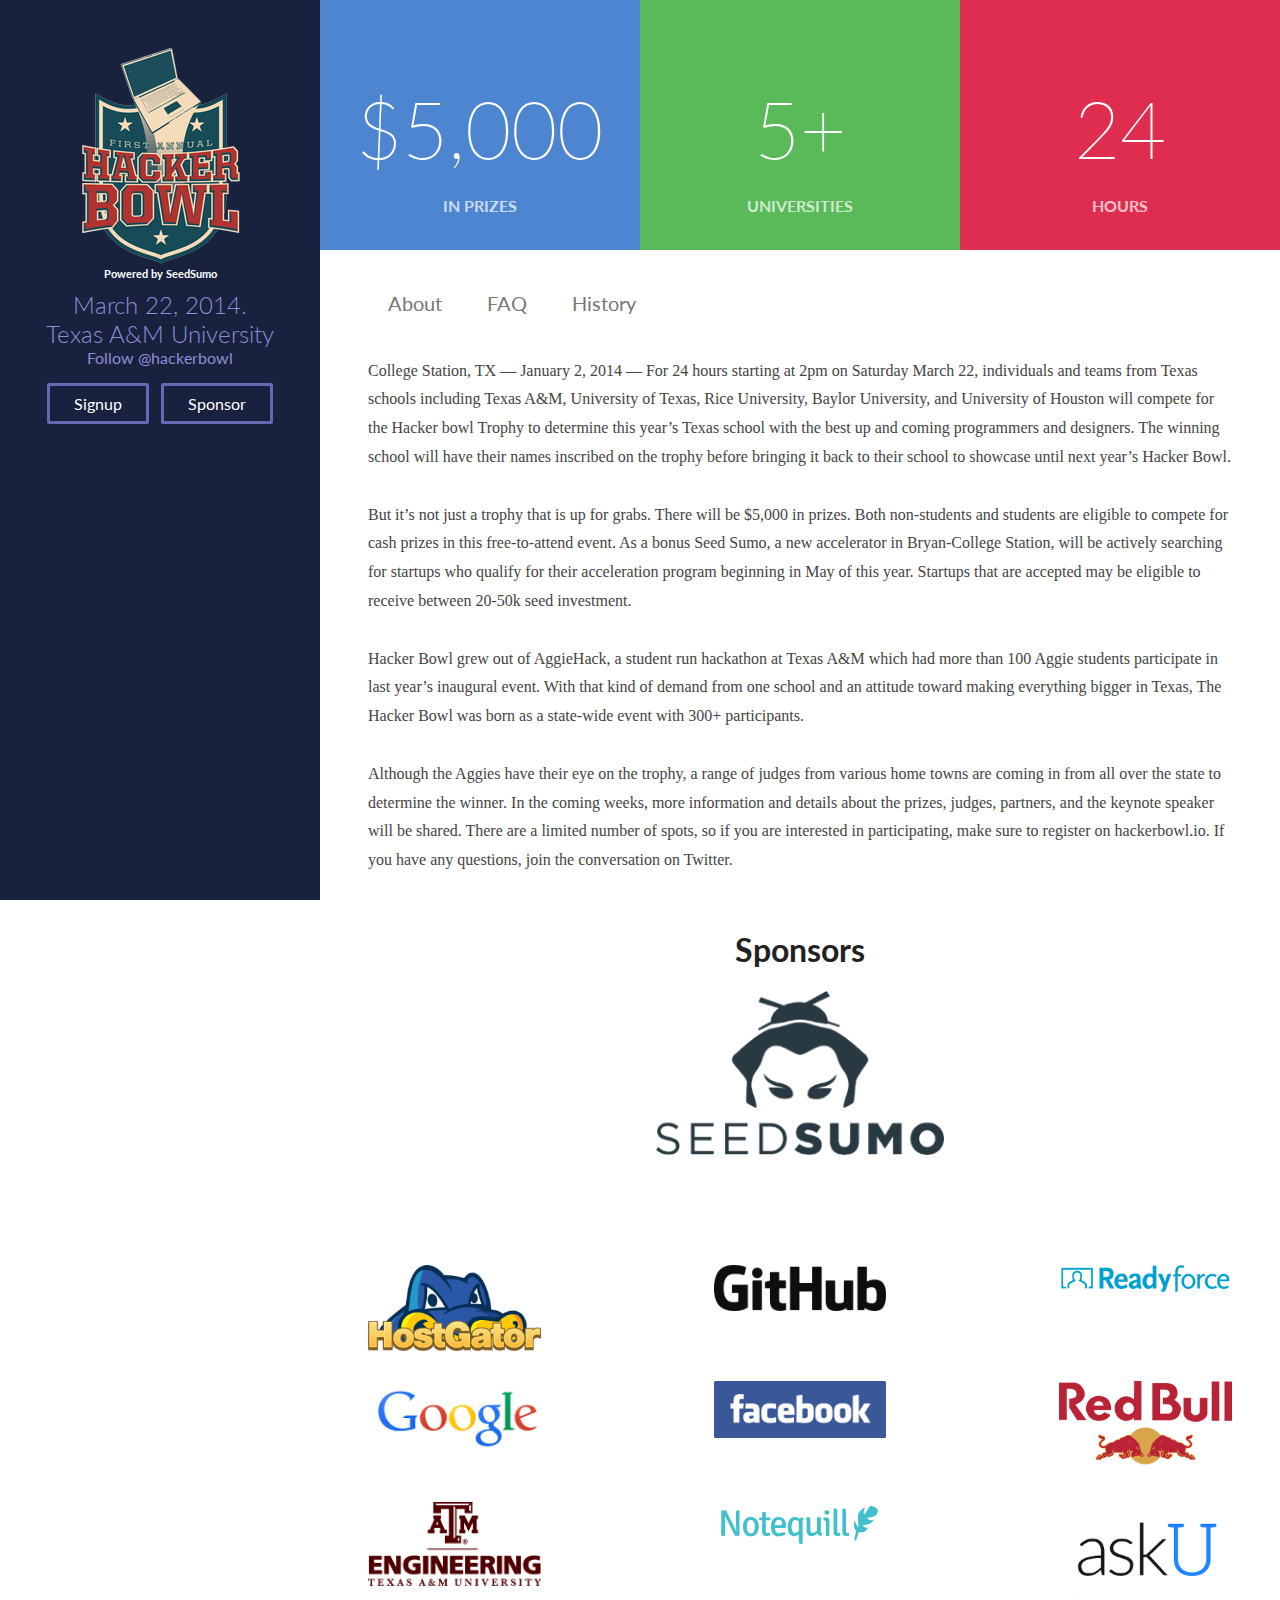
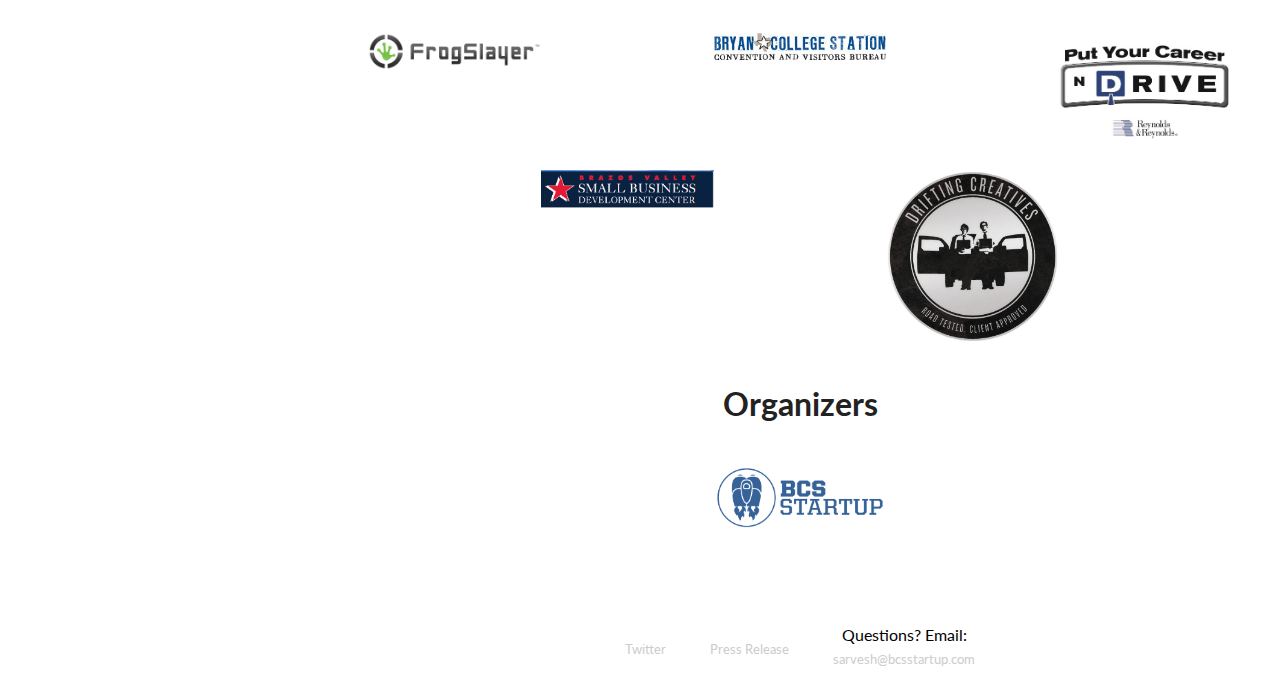
<file: press.html>
<!DOCTYPE html>
<html class="no-js">
  <head>
    <meta charset="utf-8">
    <meta http-equiv="X-UA-Compatible" content="IE=edge">
    <title>HackerBowl</title>
    <meta name="description" content="">
    <meta name="viewport" content="width=device-width, initial-scale=1">

    <!-- Place favicon.ico and apple-touch-icon(s) in the root directory -->
    <link href='http://fonts.googleapis.com/css?family=Lato:300,400,700' rel='stylesheet' type='text/css'>
    <link rel="stylesheet" href="pure-min.css">
    <link rel="stylesheet" href="hackerbowl.css">
  </head>
  <body>
    <!--[if lt IE 8]>
      <p class="browsehappy">You are using an <strong>outdated</strong> browser. Please <a href="http://browsehappy.com/">upgrade your browser</a> to improve your experience.</p>
    <![endif]-->

    <div class="pure-g-r" id="layout">
      <div class="sidebar pure-u">
        <header class="header">
		  <a class="title-link" href="index.html"><img src="hackerbowl-logo.png" alt="HackerBowl"/></a>
          <hgroup>
            <!--<a class="title-link" href="index.html"><h1 class="brand-title">Hacker Bowl</h1></a>-->
            <h6 class="title-tagline">Powered by SeedSumo </h6>
            <h2 class="brand-tagline">March 22, 2014.</h2>
            <h2 class="brand-tagline">Texas A&amp;M University</h2>
          </hgroup>
          <a href="https://twitter.com/hackerbowl" class="twitter-follow-button" data-show-count="false" data-lang="en">Follow @hackerbowl</a>

          <nav class="nav">
            <ul class="nav-list">
              <li class="nav-item">
                <a class="pure-button" href="signup.html">Signup</a>
              </li>
              <li class="nav-item"> </li>
              <li class="nav-item"> </li>
              <li class="nav-item">
                <a class="pure-button" href="Hackerbowl-Sponsorship.pdf">Sponsor</a>
              </li>
            </ul>
          </nav>
        </header>

      </div>


      <div class="pure-u-1">
        <div class="pure-g-r header-squares">
          <div class="pure-u-1-3">
            <h1>$5,000</h1>
            <span>In Prizes</span>
          </div>
          <div class="pure-u-1-3">
            <h1>5+</h1>
            <span>Universities</span>
          </div>
          <div class="pure-u-1-3">
            <h1>24</h1>
            <span>Hours</span>
          </div>
        </div>

        <div class="content">
         <div class="pure-menu pure-menu-horizontal pure-menu-open nav-bar">
              <ul>
                <li><a href="index.html">About</a></li>
                <li><a href="faq.html">FAQ</a></li>
                <li><a href="history.html">History</a></li>
              </ul>
          </div>
          <!-- A wrapper for all the blog posts -->
          <div class="posts">
            <!-- A single blog post -->
            <section class="post">
              <header class="post-header">
                <h2 class="post-title" style="text-align: center;"></h2>
              </header>

              <div class="post-description">
                College Station, TX — January 2, 2014 — For 24 hours starting at 2pm on Saturday March 22, individuals and teams from Texas schools including Texas A&amp;M, University of Texas, Rice University, Baylor University, and University of Houston will compete for the Hacker bowl Trophy to determine this year’s Texas school with the best up and coming programmers and designers. The winning school will have their names inscribed on the trophy before bringing it back to their school to showcase until next year’s Hacker Bowl.
                <br/>
                <br/>
                But it’s not just a trophy that is up for grabs. There will be $5,000 in prizes. Both non-students and students are eligible to compete for cash prizes in this free-to-attend event. As a bonus Seed Sumo, a new accelerator in Bryan-College Station, will be actively searching for startups who qualify for their acceleration program beginning in May of this year. Startups that are accepted may be eligible to receive between 20-50k seed investment.
                <br/>
                <br/>
                Hacker Bowl grew out of AggieHack, a student run hackathon at Texas A&amp;M which had more than 100 Aggie students participate in last year’s inaugural event. With that kind of demand from one school and an attitude toward making everything bigger in Texas, The Hacker Bowl was born as a state-wide event with 300+ participants.
                <br/>
                <br/>
                Although the Aggies have their eye on the trophy, a range of judges from various home towns are coming in from all over the state to determine the winner. In the coming weeks, more information and details about the prizes, judges, partners, and the keynote speaker will be shared. There are a limited number of spots, so if you are interested in participating, make sure to register on hackerbowl.io. If you have any questions, join the conversation on Twitter.
                <br/>
                <br/>
                </div>

 <section class="post">
              <header class="post-header">
                <h2 class="post-title" style="text-align: center;">Sponsors</h2>
              </header>

              <div class="post-description sponsor-logo-grid">
                <div class ="pure-g-r king-sponsor-row">
                  <div class="pure-u-1-3 sponsor-box">
                  </div>
                  <a href="http://seedsumo.com" class="pure-u-1-3">
                    <img class="sponsor-logo" style="margin-top:0px; margin-bottom: 50px;" src="seed-sumo-logo.png" alt="SeedSumo"/>
                  </a>
                  <div class="pure-u-1-3 sponsor-box">
                  </div>
                </div>

                <div class="pure-g-r" >
                  <a href="http://hostgator.com" class="pure-u-1-5 sponsor-box">
                    <img class="sponsor-logo" src="hostgator-logo.png" alt="HostGator"/>
                  </a>
                  <div class="pure-u-1-5 sponsor-box">
                  </div>
                  <a href="https://www.github.com/" class="pure-u-1-5 sponsor-box">
                  <img class="sponsor-logo" src="github-logo.png" alt="Github"/>
                  </a>
                  <div class="pure-u-1-5 sponsor-box">
                  </div>
                  <a href="http://www.readyforce.com/" class="pure-u-1-5 sponsor-box">
                   <img class="sponsor-logo" src="readyforce-logo.png" alt="Readyforce"/>
                  </a>
                </div>


                <div class="pure-g-r" >


                  <a href="https://www.google.com/" class="pure-u-1-5 sponsor-box">
                   <img class="sponsor-logo" src="google-logo.jpg" alt="Google"/>
                  </a>

                  <div class="pure-u-1-5">
                  </div>

                  <a href="https://www.facebook.com/" class="pure-u-1-5 sponsor-box">
                   <img class="sponsor-logo" src="facebook-logo.png" alt="Facebook"/>
                  </a>

                  <div class="pure-u-1-5 sponsor-box">
                  </div>

                   <a href="http://redbull.com" class="pure-u-1-5 sponsor-box">
                   <img class="sponsor-logo" src="red-bull-logo.jpg" alt="Red Bull"/>
                  </a>


                </div>

                <div class="pure-g-r" >

                 <a href="http://engineering.tamu.edu/" class="pure-u-1-5 sponsor-box">
                    <img class="sponsor-logo" src="tamu-engineering-logo.png" alt="Texas A&amp;M Engineering"/>
                   </a>

                    <div class="pure-u-1-5">
                    </div>

                    <a href="http://notequill.com" class="pure-u-1-5 sponsor-box">
                    <img class="sponsor-logo" src="notequill-logo.png" alt="Notequill"/>
                   </a>

                    <div class="pure-u-1-5">
                    </div>

                    <a href="http://askags.com" class="pure-u-1-5 sponsor-box">
                    <img class="sponsor-logo" src="AskU.png" alt="AskU"/>
                   </a>


                </div>

                <div class="pure-g-r" >
                  <a href="http://frogslayer.com" class="pure-u-1-5 sponsor-box">
                    <img class="sponsor-logo" src="frog-slayer-logo.png" alt="FrogSlayer"/>
                  </a>
                 <div class="pure-u-1-5 sponsor-box">
                 </div>
                <a href="http://www.visitaggieland.com/" class="pure-u-1-5 sponsor-box">
                    <img class="sponsor-logo" src="bcs-visitors-logo.jpg" alt="Bryan College Station Convention and Visitors Bureau"/>
                  </a>
                 <div class="pure-u-1-5 sponsor-box">
                 </div>
                 <a href="http://www.reyrey.com/" class="pure-u-1-5 sponsor-box">
                    <img class="sponsor-logo" src="reyrey-logo.jpg" alt="Reynolds and Reynolds"/>
                  </a>
                </div>

                <div class="pure-g-r">

                 <div class="pure-u-1-5">
                 </div>
                 <a href="http://www.brazosvalley.sbdcnetwork.net/brazosvalley/default.asp" class="pure-u-1-5 sponsor-box">
                  <img class="sponsor-logo" src="bvsbdc-logo.png" alt="Brazos Valley SBDC"/>
                 </a>
                 <div class="pure-u-1-5">
                 </div>
                 <a href="http://driftingcreatives.com" class="pure-u-1-5 sponsor-box">
                  <img class="sponsor-logo" src="drifting-creatives-logo.png" alt="Drifting Creatives"/>
                 </a>
                  <div class="pure-u-1-5">
                 </div>
                </div>

              </div>
              <header class="post-header organizer-header">
                <h2 class="post-title" style="text-align: center;">Organizers</h2>
              </header>

              <div class="pure-g-r">

               <div class="pure-u-1-5">
                </div>

                 <div class="pure-u-1-5">
                </div>

                <a href="http://bcsstartup.com" class="pure-u-1-5 sponsor-box">
                  <img class="sponsor-logo" src="BCS-Startup.png" alt="BCS Startup"/>
                </a>

                <div class="pure-u-1-5">
                </div>

                <!--<a href="http://tacs.cse.tamu.edu/" class="pure-u-1-5 sponsor-box">
                  <img class="sponsor-logo" src="tacs-logo.png" alt="Texas A&M Computing Society"/>
                </a> -->
                <div class="pure-u-1-5">
                </div>

              </div>
            </section>
          </div>

          <footer class="footer">
            <div class="pure-menu pure-menu-horizontal pure-menu-open">
              <ul>
                <li><a href="http://twitter.com/HackerBowl/">Twitter</a></li>
                <li><a href="press.html">Press Release</a></li>
                <li> Questions? Email: <a href="mailto:sarvesh@bcsstartup.com?Subject=Hackerbowl 2014" target="_top">sarvesh@bcsstartup.com</a></li>		 
              </ul>
            </div>
          </footer>
        </div>
      </div>
    </div>

    <script src="//ajax.googleapis.com/ajax/libs/jquery/1.10.2/jquery.min.js"></script>

    <!-- Google Analytics: change UA-XXXXX-X to be your site's ID. -->
    <script>
      (function(b,o,i,l,e,r){b.GoogleAnalyticsObject=l;b[l]||(b[l]=
      function(){(b[l].q=b[l].q||[]).push(arguments)});b[l].l=+new Date;
      e=o.createElement(i);r=o.getElementsByTagName(i)[0];
      e.src='//www.google-analytics.com/analytics.js';
      r.parentNode.insertBefore(e,r)}(window,document,'script','ga'));
      ga('create','UA-XXXXX-X');ga('send','pageview');
    </script>

    <!-- Twitter Follow Button Script -->
    <script>!function(d,s,id){var js,fjs=d.getElementsByTagName(s)[0];if(!d.getElementById(id)){js=d.createElement(s);js.id=id;js.src="//platform.twitter.com/widgets.js";fjs.parentNode.insertBefore(js,fjs);}}(document,"script","twitter-wjs");
    </script>
  </body>
</html>
</file>
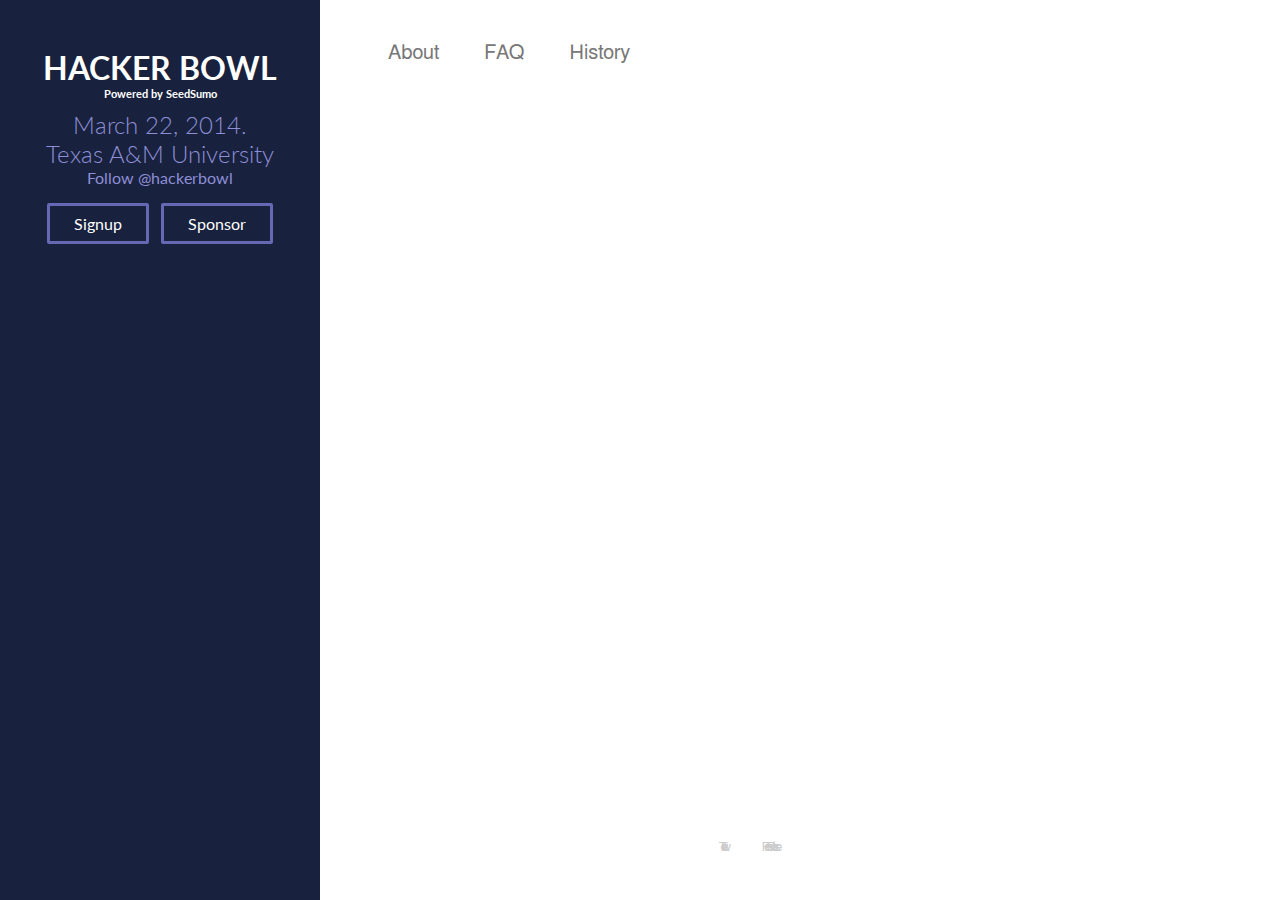
<file: signup.html>
<!DOCTYPE html>
<html class="no-js">
  <head>
    <meta charset="utf-8">
    <meta http-equiv="X-UA-Compatible" content="IE=edge">
    <title>HackerBowl</title>
    <meta name="description" content="">
    <meta name="viewport" content="width=device-width, initial-scale=1">

    <!-- Place favicon.ico and apple-touch-icon(s) in the root directory -->
    <link href='http://fonts.googleapis.com/css?family=Lato:300,400,700' rel='stylesheet' type='text/css'>
    <link rel="stylesheet" href="pure-min.css">
    <link rel="stylesheet" href="hackerbowl.css">
  </head>
  <body>
    <!--[if lt IE 8]>
      <p class="browsehappy">You are using an <strong>outdated</strong> browser. Please <a href="http://browsehappy.com/">upgrade your browser</a> to improve your experience.</p>
    <![endif]-->

    <div class="pure-g-r" id="layout">
      <div class="sidebar pure-u">
        <header class="header">
          <hgroup>
            <a class="title-link" href="index.html"><h1 class="brand-title">Hacker Bowl</h1></a>
            <h6 class="title-tagline">Powered by SeedSumo </h6>
            <h2 class="brand-tagline">March 22, 2014.</h2>
            <h2 class="brand-tagline">Texas A&amp;M University</h2>
          </hgroup>
          <a href="https://twitter.com/hackerbowl" class="twitter-follow-button" data-show-count="false" data-lang="en">Follow @hackerbowl</a>

         <nav class="nav">
            <ul class="nav-list">
              <li class="nav-item">
                <a class="pure-button" href="signup.html">Signup</a>
              </li>
              <li class="nav-item"> </li>
              <li class="nav-item"> </li>
              <li class="nav-item">
                <a class="pure-button" href="Hackerbowl-Sponsorship.pdf">Sponsor</a>
              </li>
            </ul>
          </nav>
        </header>

      </div>

        <div class="content">
         <div class="pure-menu pure-menu-horizontal pure-menu-open nav-bar">
              <ul>
                <li><a href="index.html">About</a></li>
                <li><a href="faq.html">FAQ</a></li>
                <li><a href="history.html">History</a></li>
              </ul>
          </div>
          <!-- A wrapper for all the blog posts -->
          <div class="posts">
            <!-- A single blog post -->
            <section class="post">
               <div id="signup-form">
                 <iframe class="google-form" src="https://docs.google.com/forms/d/1WMudUR2pX6hthRDR38XZKMWsVuAUfyFkqNKU3Mnkc38/viewform?embedded=true" width="760" height="700" frameborder="0" marginheight="0" marginwidth="0">Loading...</iframe>
               </div>
              </div>

          <footer class="footer">
            <div class="pure-menu pure-menu-horizontal pure-menu-open">
              <ul>
                <li><a href="http://twitter.com/HackerBowl/">Twitter</a></li>
                <li><a href="press.html">Press Release</a></li>
              </ul>
            </div>
          </footer>
        </div>
      </div>
    </div>

    <script src="//ajax.googleapis.com/ajax/libs/jquery/1.10.2/jquery.min.js"></script>

    <!-- Google Analytics: change UA-XXXXX-X to be your site's ID. -->
    <script>
      (function(b,o,i,l,e,r){b.GoogleAnalyticsObject=l;b[l]||(b[l]=
      function(){(b[l].q=b[l].q||[]).push(arguments)});b[l].l=+new Date;
      e=o.createElement(i);r=o.getElementsByTagName(i)[0];
      e.src='//www.google-analytics.com/analytics.js';
      r.parentNode.insertBefore(e,r)}(window,document,'script','ga'));
      ga('create','UA-XXXXX-X');ga('send','pageview');
    </script>

    <!-- Twitter Follow Button Script -->
    <script>!function(d,s,id){var js,fjs=d.getElementsByTagName(s)[0];if(!d.getElementById(id)){js=d.createElement(s);js.id=id;js.src="//platform.twitter.com/widgets.js";fjs.parentNode.insertBefore(js,fjs);}}(document,"script","twitter-wjs");
    </script>
  </body>
</html>
</file>
<file: hackerbowl.css>
/* Powered By SeedSumo */
.title-tagline {
    margin-top: 0;
    margin-bottom: 10px;
}

.title-link {
    color: white;
    text-decoration: none;
}

.title-link:hover {
    text-decoration: none;
    color: rgb(142, 142, 214);
}

p {
    font-size: 18px;
}

#signup-form {
    text-align: center;
}

.twitter-follow-button {
    margin-top: 10px;
}


@media (min-width: 767px) {
    /* Organizers header needs space on larger screens */
    .organizer-header {
        padding-bottom: 20px;
    }
}


.sponsor-post {
    margin-top: 20px;
}

.king-sponsor-row {
    padding-bottom:30px;
}

.sponsor-logo-grid {
    text-align: center;
}

/*.sponsor-box {
    vertical-align: middle;
}*/

.sponsor-logo {
    vertical-align: middle;
    padding-top:15px;
    padding-bottom: 15px;
    width: 100%;
}

 @media (max-width: 767px) {
    .sponsor-logo  {
       margin-top: 30px;
       height: auto;
       top: 0;
   }
   .sponsor-box {
        height: auto;
        margin-left: 25%;
        margin-right: 25%;
   }
}


.sponsor-logo:hover {
    opacity: .75;
}

.image1 {
    background-image: url("Aggie-Hack.jpg");
    background-repeat: no-repeat;
}

.image2 {
    background-image: url("Aggie-Hack-2.JPG");
    background-repeat: no-repeat;
}

.nav-bar {
    font-size: 20px;
    letter-spacing: normal;
}

.nav-bar > ul > li > a:hover{
    text-decoration: none;
    color: rgb(142, 142, 214);
}

.front-page-register-button {
    text-align: center;
}

#register-button {
    background: #4d85d1;
    color: white;
    font-family: "Lato", Helvetica, Arial, sans-serif;
}

#register-button:hover {
    text-decoration: none;
    opacity: .75;
}

body,
.pure-g [class *= "pure-u"],
.pure-g-r [class *= "pure-u"] {
  font-family: "Lato", Helvetica, Arial, sans-serif;
}

* {
    -webkit-box-sizing: border-box;
    -moz-box-sizing: border-box;
    box-sizing: border-box;
}

a {
    text-decoration: none;
    color: rgb(142, 142, 214);
}
a:hover,
a:focus {
    text-decoration: underline;
}

/* LAYOUT CSS */
#layout {
    padding-left: 25%; /* "left col (nav + list)" width */
    position: relative;
}

.sidebar {
    position: fixed;
    top: 0;
    bottom: 0;
    width: 25%;
    margin-left: -25%;
    background: rgb(24, 33, 61);
    color: #fff;
}

.header {
    margin: 15% 2em 0;
    text-align: center;
}

.brand-title,
.brand-tagline {
    margin: 0;
}
.brand-title {
    text-transform: uppercase;
}
.brand-tagline {
    font-weight: 300;
    color: rgb(142, 142, 214);
}

.nav-list {
    margin: 0;
    padding: 0;
    list-style: none;
}
.nav-item {
    display: inline-block;
    *display: inline;
    zoom: 1;
}
.nav-item a {
    background: transparent;
    border: 3px solid rgb(103, 103, 180);
    color: #fff;
    margin-top: 1em;
}
.nav-item a:hover,
.nav-item a:focus {
    border: 3px solid rgb(142, 142, 214);
    color: rgb(142, 142, 214);
    text-decoration: none;
}

.content-subhead {
    text-transform: uppercase;
    color: #aaa;
    border-bottom: 1px solid #eee;
    padding: 0.4em 0;
    font-size: 80%;
    font-weight: 500;
    letter-spacing: 0.1em;
}

.content {
    padding: 2em 3em 0;
}

.post {
    padding-bottom: 2em;

}
.post-title {
    font-size: 2em;
    color: #222;
    margin-bottom: 0.2em;
}
.post-avatar {
    border-radius: 50px;
    float: right;
    margin-left: 1em;
}
.post-description {
    font-family: Georgia, "Cambria", serif;
    color: #444;
    line-height: 1.8em;
}
.post-meta {
    color: #999;
    font-size: 90%;
    margin: 0;
}

.post-category {
    margin: 0 0.1em;
    padding: 0.3em 1em;
    color: #fff;
    background: #999;
    font-size: 80%;
}
.post-category-design {
    background: #5aba59;
}
.post-category-pure {
    background: #4d85d1;
}
.post-category-yui {
    background: #8156a7;
}
.post-category-js {
    background: #df2d4f;
}

.post-images {
    margin: 1em 0;
}
.post-image-meta {
    margin-top: -3.5em;
    margin-left: 1em;
    color: #fff;
    text-shadow: 0 1px 1px #333;
}

.footer {
    text-align: center;
    padding: 1em 0;
}
.footer a {
    color: #ccc;
    font-size: 80%;
}
.footer .pure-menu a:hover,
.footer .pure-menu a:focus {
    background: none;
}

@media (max-width: 767px) {
    .sidebar {
        width: 100%;
        position: relative;
        margin: 0;
    }

    .header {
        text-align: center;
        top: auto;
        margin: 3em auto;
        position: static;
    }

    #layout {
        padding: 0;
    }
}

@media (max-width: 480px) {
    .content {
        padding: 2em 1em 0;
    }
}

.header-squares div {
  height: 250px;
  color: white;
  text-align: center;
}

.header-squares h1 {
  margin-top: 1em;
  margin-bottom: .25em;
  font-size: 5em;
  font-weight: 200;
}

.header-squares span {
  text-transform: uppercase;
  font-weight: bold;
  opacity: 0.7;
}

.header-squares div:nth-child(1) {
  background-color: #4d85d1;
}

.header-squares div:nth-child(2) {
  background-color: #5aba59;
}

.header-squares div:nth-child(3) {
  background-color: #df2d4f;
}

.videowrapper {
  margin-left:auto;
  margin-right:auto;
  float: none;
  clear: both;
  width: 100%;
  position: relative;
  padding-bottom: 56.25%;
  padding-top: 25px;
  height: 0;
}
</file>
